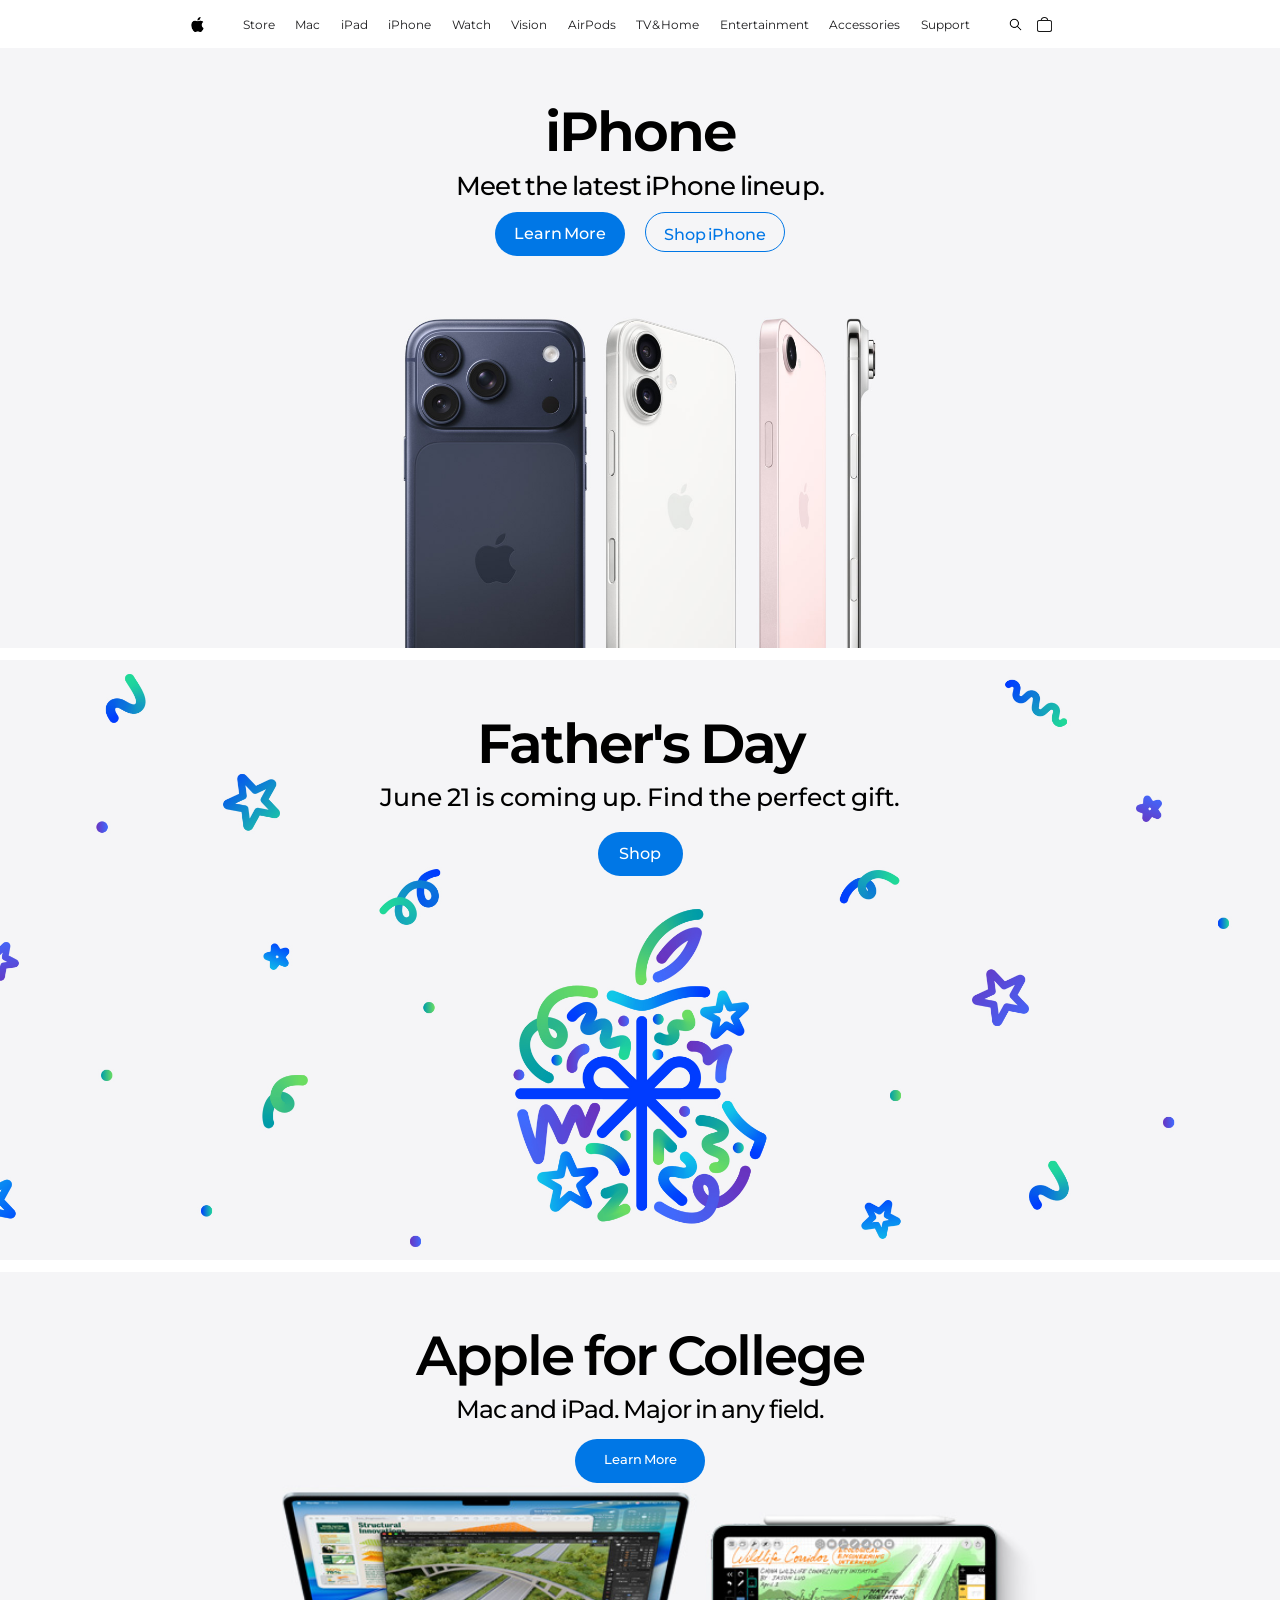
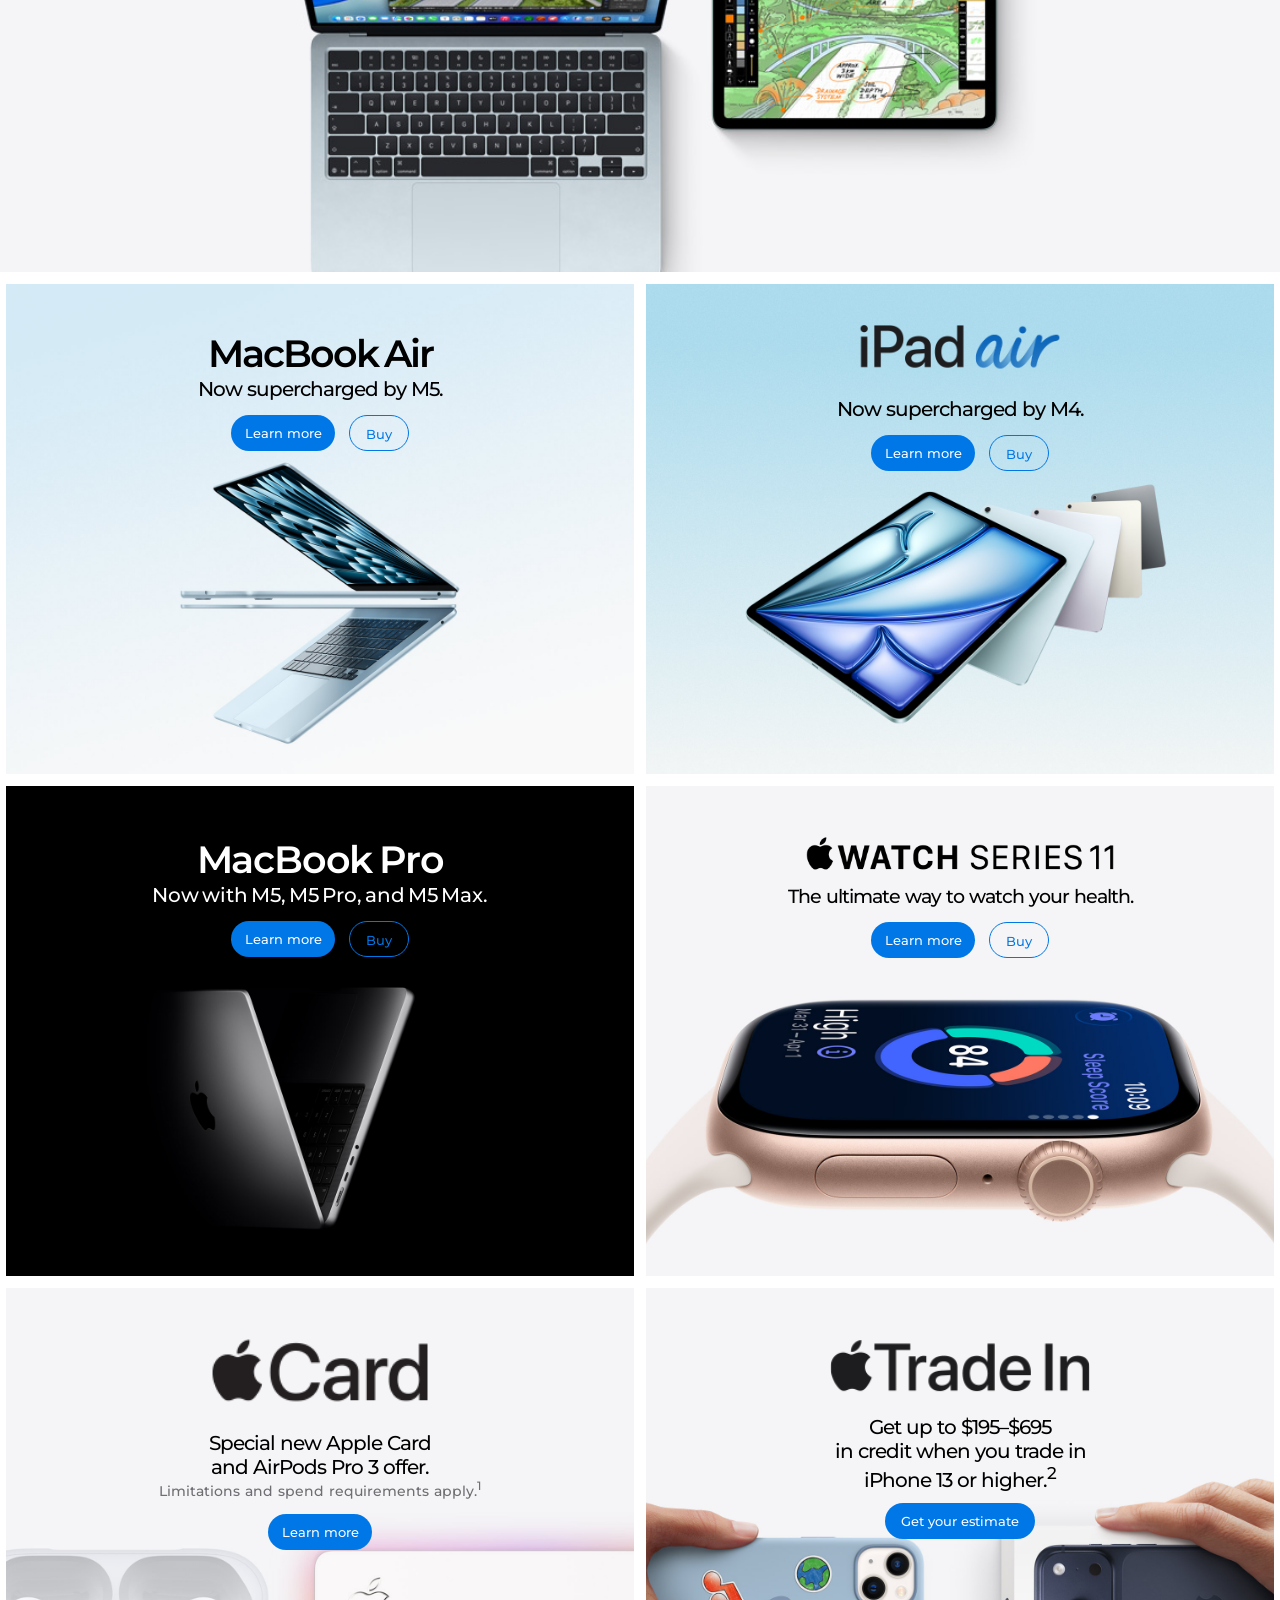
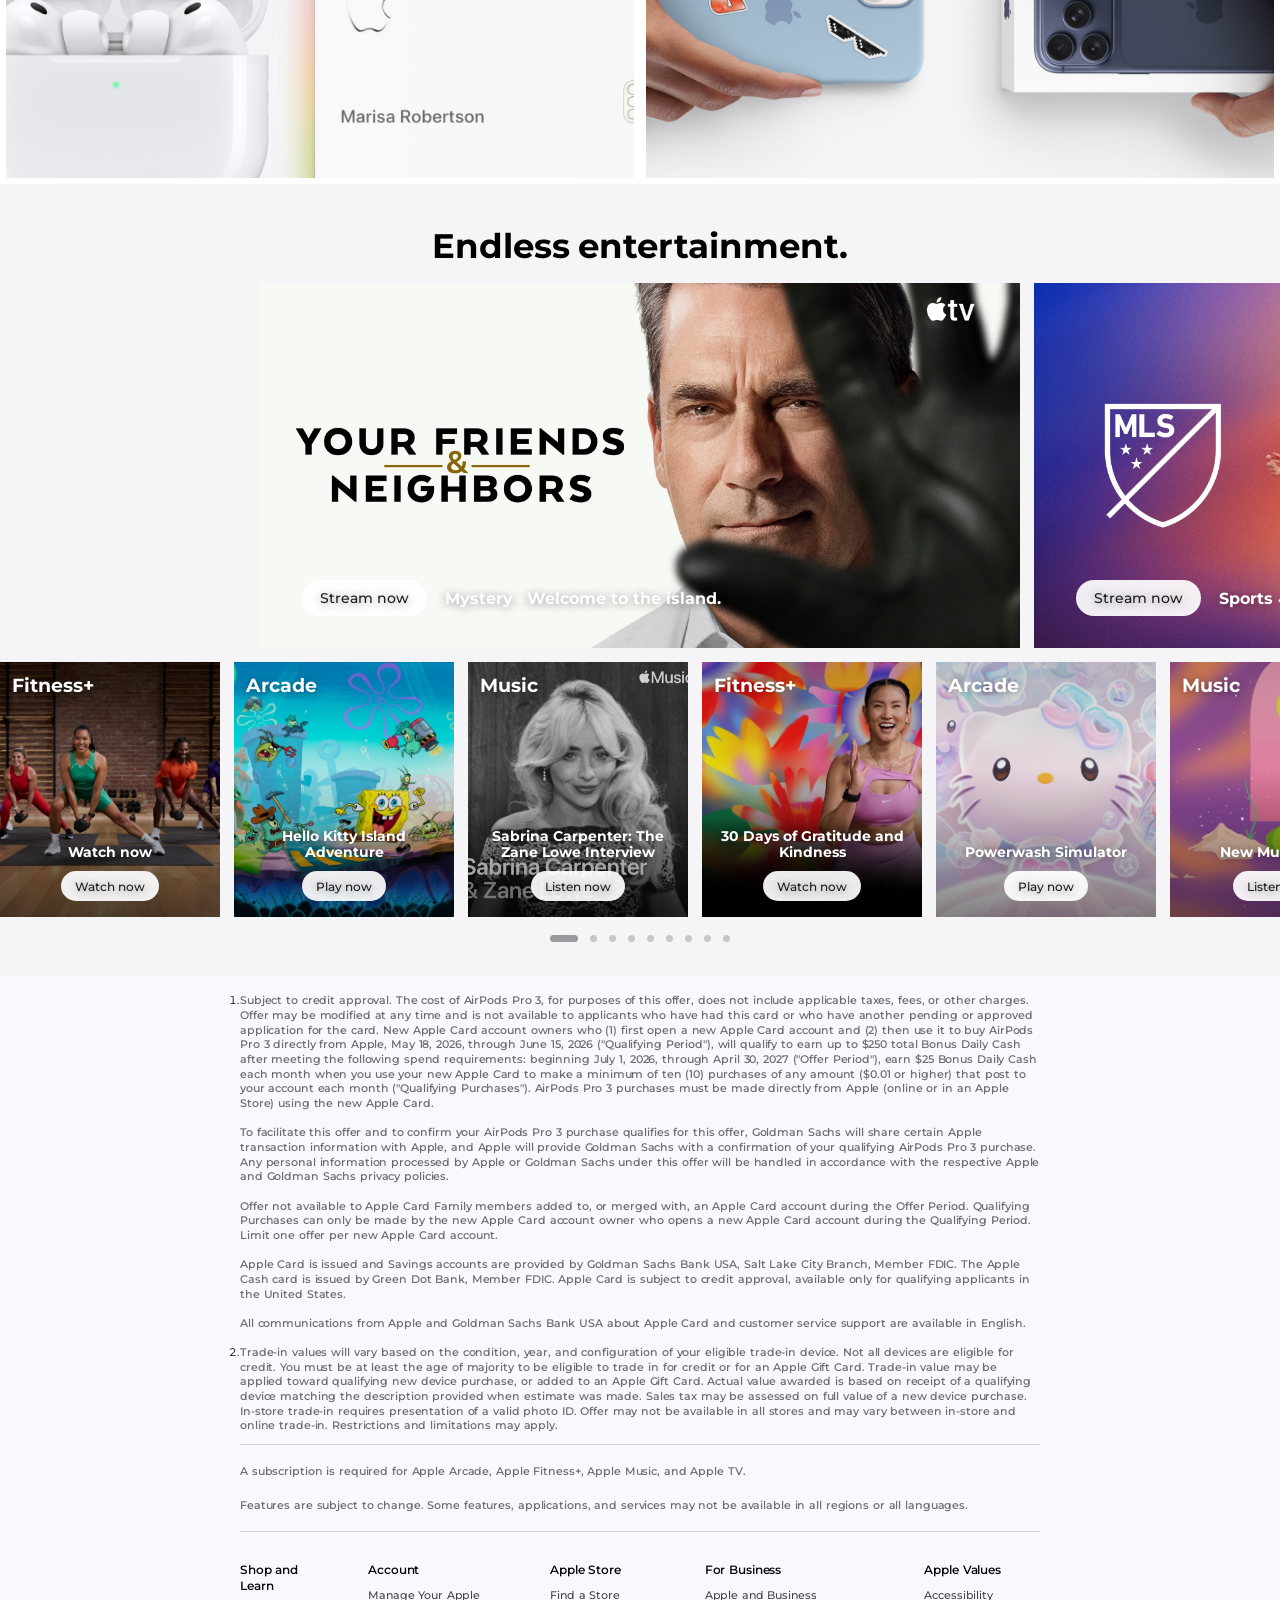
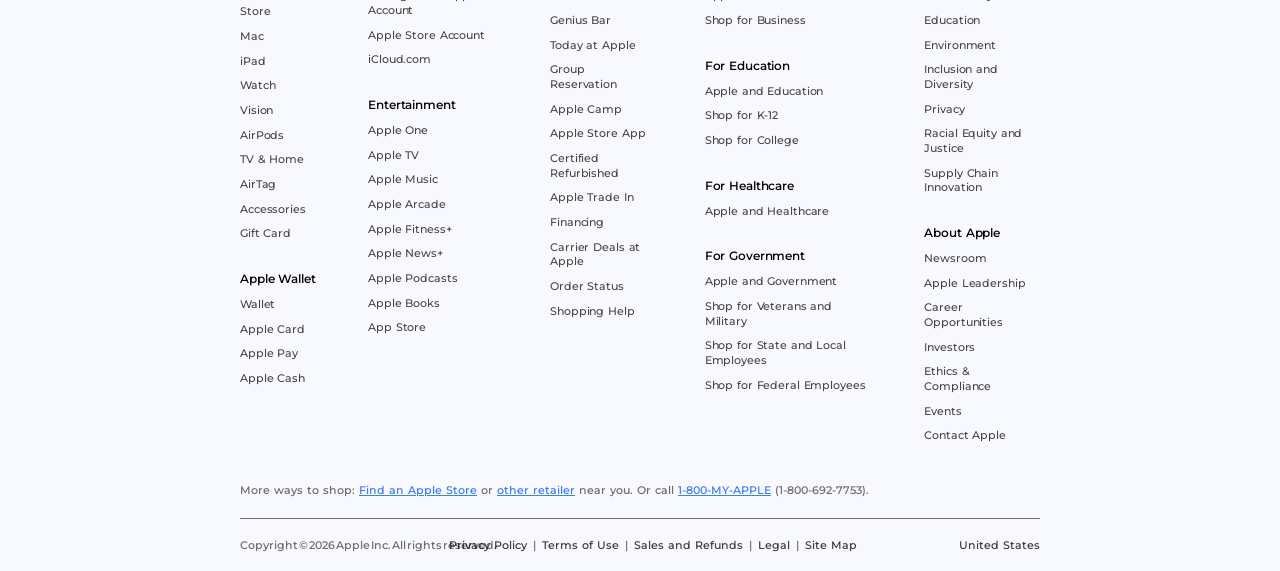
<file: Apple Redesigned/index.html>
<!DOCTYPE html>
<html lang="en">
<head>
    <meta charset="UTF-8">
    <meta name="viewport" content="width=device-width, initial-scale=1.0">
    <title>Apple</title>
    <link rel="stylesheet" href="main.css">
    <link rel="stylesheet" href="https://maxcdn.bootstrapcdn.com/font-awesome/4.6.2/css/font-awesome.min.css">
    <link rel="preconnect" href="https://fonts.googleapis.com">
    <link rel="preconnect" href="https://fonts.gstatic.com" crossorigin>
    <link href="https://fonts.googleapis.com/css2?family=Montserrat:ital,wght@0,100..900;1,100..900&display=swap" rel="stylesheet">
</head>
<body>

    <!-- ===== HEADER ===== -->
    <header class="top-header-bar">
        <a href="#" class="brand-link"><img class="brand-icon" src="Images/images.png" alt="Apple"></a>
        <div class="desktop-nav-links">
            <ul class="primary-nav-list">
                <li>
                    <a href="#">Store</a>
                    <div class="mega-dropdown">
                        <div class="mega-dropdown-inner">
                            <div class="mega-col mega-col-featured">
                                <p>Shop</p>
                                <a href="#">Shop the Latest</a>
                                <a href="#">Mac</a>
                                <a href="#">iPad</a>
                                <a href="#">iPhone</a>
                                <a href="#">Apple Watch</a>
                                <a href="#">Apple Vision Pro</a>
                                <a href="#">AirPods</a>
                                <a href="#">Accessories</a>
                            </div>
                            <div class="mega-col">
                                <p>Quick Links</p>
                                <a href="#">Find a Store</a>
                                <a href="#">Order Status</a>
                                <a href="#">Apple Trade In</a>
                                <a href="#">Financing</a>
                                <a href="#">Personal Setup</a>
                            </div>
                            <div class="mega-col">
                                <p>Shop Special Stores</p>
                                <a href="#">Certified Refurbished</a>
                                <a href="#">Education</a>
                                <a href="#">Business</a>
                                <a href="#">Veterans and Military</a>
                                <a href="#">Government</a>
                            </div>
                        </div>
                    </div>
                </li>
                <li>
                    <a href="#">Mac</a>
                    <div class="mega-dropdown">
                        <div class="mega-dropdown-inner">
                            <div class="mega-col mega-col-featured">
                                <p>Explore Mac</p>
                                <a href="#">Explore All Mac</a>
                                <a href="#">MacBook Neo</a>
                                <a href="#">MacBook Air</a>
                                <a href="#">MacBook Pro</a>
                                <a href="#">iMac</a>
                                <a href="#">Mac mini</a>
                                <a href="#">Mac Studio</a>
                                <a href="#">Displays</a>
                                <div class="under-text">
                                    <a href="#">Compare Mac</a>
                                    <a href="#">Switch from PC to Mac</a>
                                </div>
                            </div>
                            <div class="mega-col">
                                <p>Shop Mac</p>
                                <a href="#">Shop Mac</a>
                                <a href="#">Mac Accessories</a>
                                <a href="#">Apple Trade In</a>
                            </div>
                            <div class="mega-col">
                                <p>More from Mac</p>
                                <a href="#">Mac Support</a>
                                <a href="#">AppleCare+ for Mac</a>
                                <a href="#">macOS</a>
                            </div>
                        </div>
                    </div>
                </li>
                <li>
                    <a href="#">iPad</a>
                    <div class="mega-dropdown">
                        <div class="mega-dropdown-inner">
                            <div class="mega-col mega-col-featured">
                                <p>Explore iPad</p>
                                <a href="#">Explore All iPad</a>
                                <a href="#">iPad Pro</a>
                                <a href="#">iPad Air</a>
                                <a href="#">iPad</a>
                                <a href="#">iPad mini</a>
                                <a href="#">Apple Pencil</a>
                            </div>
                            <div class="mega-col">
                                <p>Shop iPad</p>
                                <a href="#">Shop iPad</a>
                                <a href="#">iPad Accessories</a>
                                <a href="#">Apple Trade In</a>
                            </div>
                            <div class="mega-col">
                                <p>More from iPad</p>
                                <a href="#">iPad Support</a>
                                <a href="#">AppleCare+ for iPad</a>
                                <a href="#">iPadOS</a>
                            </div>
                        </div>
                    </div>
                </li>
                <li>
                    <a href="#">iPhone</a>
                    <div class="mega-dropdown">
                        <div class="mega-dropdown-inner">
                            <div class="mega-col mega-col-featured">
                                <p>Explore iPhone</p>
                                <a href="#">Explore All iPhone</a>
                                <a href="#">iPhone 16 Pro</a>
                                <a href="#">iPhone 16</a>
                                <a href="#">iPhone 16e</a>
                                <a href="#">iPhone 15</a>
                            </div>
                            <div class="mega-col">
                                <p>Shop iPhone</p>
                                <a href="#">Shop iPhone</a>
                                <a href="#">iPhone Accessories</a>
                                <a href="#">Apple Trade In</a>
                            </div>
                            <div class="mega-col">
                                <p>More from iPhone</p>
                                <a href="#">iPhone Support</a>
                                <a href="#">AppleCare+ for iPhone</a>
                                <a href="#">iOS</a>
                            </div>
                        </div>
                    </div>
                </li>
                <li>
                    <a href="#">Watch</a>
                    <div class="mega-dropdown">
                        <div class="mega-dropdown-inner">
                            <div class="mega-col mega-col-featured">
                                <p>Explore Watch</p>
                                <a href="#">Explore All Apple Watch</a>
                                <a href="#">Apple Watch Series</a>
                                <a href="#">Apple Watch Ultra</a>
                                <a href="#">Apple Watch SE</a>
                            </div>
                            <div class="mega-col">
                                <p>Shop Watch</p>
                                <a href="#">Shop Apple Watch</a>
                                <a href="#">Apple Watch Bands</a>
                                <a href="#">Apple Trade In</a>
                            </div>
                            <div class="mega-col">
                                <p>More from Watch</p>
                                <a href="#">Apple Watch Support</a>
                                <a href="#">AppleCare+</a>
                                <a href="#">watchOS</a>
                            </div>
                        </div>
                    </div>
                </li>
                <li>
                    <a href="#">Vision</a>
                    <div class="mega-dropdown">
                        <div class="mega-dropdown-inner">
                            <div class="mega-col mega-col-featured">
                                <p>Explore Vision</p>
                                <a href="#">Explore Apple Vision Pro</a>
                                <a href="#">Guided Tour</a>
                                <a href="#">Tech Specs</a>
                            </div>
                            <div class="mega-col">
                                <p>Shop Vision</p>
                                <a href="#">Shop Apple Vision Pro</a>
                                <a href="#">Book a Demo</a>
                                <a href="#">Accessories</a>
                            </div>
                            <div class="mega-col">
                                <p>More from Vision</p>
                                <a href="#">Vision Support</a>
                                <a href="#">AppleCare+</a>
                                <a href="#">visionOS</a>
                            </div>
                        </div>
                    </div>
                </li>
                <li>
                    <a href="#">AirPods</a>
                    <div class="mega-dropdown">
                        <div class="mega-dropdown-inner">
                            <div class="mega-col mega-col-featured">
                                <p>Explore AirPods</p>
                                <a href="#">Explore All AirPods</a>
                                <a href="#">AirPods Pro</a>
                                <a href="#">AirPods</a>
                                <a href="#">AirPods Max</a>
                            </div>
                            <div class="mega-col">
                                <p>Shop AirPods</p>
                                <a href="#">Shop AirPods</a>
                                <a href="#">AirPods Accessories</a>
                            </div>
                            <div class="mega-col">
                                <p>More from AirPods</p>
                                <a href="#">AirPods Support</a>
                                <a href="#">AppleCare+</a>
                                <a href="#">Apple Music</a>
                            </div>
                        </div>
                    </div>
                </li>
                <li>
                    <a href="#">TV &amp; Home</a>
                    <div class="mega-dropdown">
                        <div class="mega-dropdown-inner">
                            <div class="mega-col mega-col-featured">
                                <p>Explore TV &amp; Home</p>
                                <a href="#">Explore TV &amp; Home</a>
                                <a href="#">Apple TV 4K</a>
                                <a href="#">HomePod</a>
                                <a href="#">HomePod mini</a>
                            </div>
                            <div class="mega-col">
                                <p>Shop TV &amp; Home</p>
                                <a href="#">Shop Apple TV 4K</a>
                                <a href="#">Shop HomePod</a>
                                <a href="#">TV &amp; Home Accessories</a>
                            </div>
                            <div class="mega-col">
                                <p>More from TV &amp; Home</p>
                                <a href="#">Apple TV Support</a>
                                <a href="#">HomePod Support</a>
                                <a href="#">Apple TV app</a>
                            </div>
                        </div>
                    </div>
                </li>
                <li>
                    <a href="#">Entertainment</a>
                    <div class="mega-dropdown">
                        <div class="mega-dropdown-inner">
                            <div class="mega-col mega-col-featured">
                                <p>Explore Entertainment</p>
                                <a href="#">Apple One</a>
                                <a href="#">Apple TV+</a>
                                <a href="#">Apple Music</a>
                                <a href="#">Apple Arcade</a>
                                <a href="#">Apple Fitness+</a>
                            </div>
                            <div class="mega-col">
                                <p>Support</p>
                                <a href="#">Apple TV+ Support</a>
                                <a href="#">Apple Music Support</a>
                                <a href="#">Subscriptions</a>
                            </div>
                        </div>
                    </div>
                </li>
                <li>
                    <a href="#">Accessories</a>
                    <div class="mega-dropdown">
                        <div class="mega-dropdown-inner">
                            <div class="mega-col mega-col-featured">
                                <p>Shop Accessories</p>
                                <a href="#">Shop All Accessories</a>
                                <a href="#">Mac</a>
                                <a href="#">iPad</a>
                                <a href="#">iPhone</a>
                                <a href="#">Apple Watch</a>
                                <a href="#">AirPods</a>
                            </div>
                            <div class="mega-col">
                                <p>Explore Accessories</p>
                                <a href="#">Made by Apple</a>
                                <a href="#">Beats by Dr. Dre</a>
                                <a href="#">AirTag</a>
                            </div>
                        </div>
                    </div>
                </li>
                <li>
                    <a href="#">Support</a>
                    <div class="mega-dropdown">
                        <div class="mega-dropdown-inner">
                            <div class="mega-col mega-col-featured">
                                <p>Explore Support</p>
                                <a href="#">iPhone</a>
                                <a href="#">Mac</a>
                                <a href="#">iPad</a>
                                <a href="#">Watch</a>
                                <a href="#">Apple Vision Pro</a>
                                <a href="#">AirPods</a>
                                <a href="#">Music</a>
                                <a href="#">TV</a>
                            </div>
                            <div class="mega-col">
                                <p>Get Help</p>
                                <a href="#">Community</a>
                                <a href="#">Check Coverage</a>
                                <a href="#">Genius Bar</a>
                                <a href="#">Repair</a>
                            </div>
                            <div class="mega-col">
                                <p>Helpful Topics</p>
                                <a href="#">Get AppleCare</a>
                                <a href="#">Apple Account and Password</a>
                                <a href="#">Billing &amp; Subscriptions</a>
                                <a href="#">Accessibility</a>
                            </div>
                        </div>
                    </div>
                </li>
            </ul>
        </div>
        <!-- Right-corner icon cluster: search, cart, hamburger menu travel together -->
        <div class="header-icon-group">
            <a href="#"><img class="search-icon" src="Images/download (1).png" alt="Search"></a>
            <a href="#"><img class="bag-icon" src="Images/images (1).png" alt="Cart"></a>
            <!-- Mobile hamburger menu (hidden on desktop) -->
            <div class="hamburger-wrapper">
                <details>
                    <summary aria-label="Menu">
                        <div class="hamburger-icon">
                            <span></span>
                            <span></span>
                        </div>
                    </summary>
                    <ul class="mobile-nav-overlay">
                        <li><a href="#">Store</a></li>
                        <li><a href="#">Mac</a></li>
                        <li><a href="#">iPad</a></li>
                        <li><a href="#">iPhone</a></li>
                        <li><a href="#">Watch</a></li>
                        <li><a href="#">Vision</a></li>
                        <li><a href="#">AirPods</a></li>
                        <li><a href="#">TV &amp; Home</a></li>
                        <li><a href="#">Entertainment</a></li>
                        <li><a href="#">Accessories</a></li>
                        <li><a href="#">Support</a></li>
                    </ul>
                </details>
            </div>
        </div>
        <div>
            
        </div>
    </header>

    <!-- ===== SECTION 1: iPhone Hero ===== -->
    <section class="hero-iphone">
        <p class="headline-primary">iPhone</p>
        <p class="headline-sub">Meet the latest iPhone lineup.</p>
        <div class="hero-iphone-cta-wrap">
            <ul class="hero-iphone-btns">
                <li class="btn-primary-blue"><a class="btn-label-white" href="#">Learn More</a></li>
                <li class="btn-outline-blue"><a class="btn-label-blue" href="#">Shop iPhone</a></li>
            </ul>
        </div>
    </section>

    <!-- ===== SECTION 2: Father's Day ===== -->
    <section class="hero-fathers-day">
        <p class="fathersday-headline">Father's Day</p>
        <p class="fathersday-subline">June 21 is coming up. Find the perfect gift.</p>
        <div class="fathersday-cta-wrap">
            <div class="fathersday-cta-btn">
                <a href="#" class="fathersday-btn-label">Shop</a>
            </div>
        </div>
    </section>

    <!-- ===== SECTION 3: Apple for College ===== -->
    <section class="hero-college">
        <p class="college-headline">Apple for College</p>
        <p class="college-subline">Mac and iPad. Major in any field.</p>
        <div class="college-cta-wrap">
            <div class="college-cta-btn">
                <a href="#" class="college-btn-label">Learn More</a>
            </div>
        </div>
    </section>

    <!-- ===== SECTION 4: MacBook Air + iPad Air (side by side on desktop) ===== -->
    <section class="panel-grid-a">
        <div class="panel-left-a">
            <p class="mac-air-title">MacBook Air</p>
            <p class="mac-air-subtitle">Now supercharged by M5.</p>
            <div class="mac-air-cta-wrap">
                <ul>
                    <li class="btn-blue-sm"><a class="label-white-sm" href="#">Learn more</a></li>
                    <li class="btn-buy-sm"><a class="label-blue-sm" href="#">Buy</a></li>
                </ul>
            </div>
        </div>
        <div class="panel-right-a">
            <img class="ipad-product-logo" src="Images/promo_logo_ipad_air__dqdj4ni03quu_medium_2x.png" alt="iPad Air">
            <p class="mac-air-subtitle">Now supercharged by M4.</p>
            <div class="ipad-air-cta-wrap">
                <ul>
                    <li class="btn-blue-sm"><a class="label-white-sm" href="#">Learn more</a></li>
                    <li class="btn-buy-sm"><a class="label-blue-sm" href="#">Buy</a></li>
                </ul>
            </div>
        </div>
    </section>

    <!-- ===== SECTION 5: MacBook Pro + Apple Watch (side by side on desktop) ===== -->
    <section class="panel-grid-b">
        <div class="panel-left-b">
            <p class="macpro-title">MacBook Pro</p>
            <p class="macpro-subtitle">Now with M5, M5 Pro, and M5 Max.</p>
            <div class="macpro-cta-wrap">
                <ul>
                    <li class="btn-blue-macpro"><a class="label-white-sm-b" href="#">Learn more</a></li>
                    <li class="btn-buy-sm"><a class="label-blue-sm-b" href="#">Buy</a></li>
                </ul>
            </div>
        </div>
        <div class="panel-right-b">
            <div class="watch-image">
                <img class="watch-product-logo" src="Images/promo_logo_apple_watch_series_11__5r9c4l119tuy_medium_2x.png" alt="Apple Watch Series 11">
            </div>
            <p class="watch-tagline">The ultimate way to watch your health.</p>
            <div class="watch-cta-wrap">
                <ul>
                    <li class="btn-blue-watch"><a class="label-white-sm-bw" href="#">Learn more</a></li>
                    <li class="btn-buy-sm"><a class="label-blue-sm-bw" href="#">Buy</a></li>
                </ul>
            </div>
        </div>
    </section>

    <!-- ===== SECTION 6: Apple Card + Trade In (side by side on desktop) ===== -->
    <section class="panel-grid-c">
        <div class="panel-left-c">
            <div class="card-image">
                <img class="card-product-logo" src="Images/promo_logo_apple_card__28vxrcexz0ia_medium_2x.png" alt="Apple Card">
            </div>
            <p class="offer-line-a">Special new Apple Card</p>
            <p class="offer-line-b">and AirPods Pro 3 offer.</p>
            <p class="offer-disclaimer">Limitations and spend requirements apply.<sup>1</sup></p>
            <div class="btn-blue-card">
                <a href="#" class="card-btn-label">Learn more</a>
            </div>
        </div>
        <div class="panel-right-c">
            <img class="tradein-product-logo" src="Images/promo_logo_iphone_tradein__bb7assu7ubo2_medium_2x.png" alt="iPhone Trade In">
            <p class="tradein-line-a">Get up to $195–$695</p>
            <p class="tradein-line-b">in credit when you trade in</p>
            <p class="tradein-line-c">iPhone 13 or higher.<sup>2</sup></p>
            <div class="tradein-cta-btn">
                <a class="tradein-btn-label" href="#">Get your estimate</a>
            </div>
        </div>
    </section>

    <!-- ===== ENTERTAINMENT ===== -->
    <section class="media-showcase">
        <h2>Endless entertainment.</h2>
        <div class="media-features-row">
            <article class="media-feature-item">
                <img src="Images/2500x1336sr.jpg" alt="Apple TV feature">
                <div class="media-feature-overlay">
                    <a href="#">Stream now</a>
                    <p>Mystery <span>&bull;</span> Welcome to the island.</p>
                </div>
            </article>
            <article class="media-feature-item">
                <img src="Images/2500x1336sr (1).jpg" alt="Apple TV feature">
                <div class="media-feature-overlay">
                    <a href="#">Stream now</a>
                    <p>Sports <span>&bull;</span> Live now.</p>
                </div>
            </article>
            <article class="media-feature-item">
                <img src="Images/2500x1336sr (2).jpg" alt="Apple TV feature">
                <div class="media-feature-overlay">
                    <a href="#">Stream now</a>
                    <p>Drama <span>&bull;</span> New season.</p>
                </div>
            </article>
            <article class="media-feature-item">
                <img src="Images/2500x1336sr (3).jpg" alt="Apple TV feature">
                <div class="media-feature-overlay">
                    <a href="#">Stream now</a>
                    <p>Comedy <span>&bull;</span> Stream the series.</p>
                </div>
            </article>
            <article class="media-feature-item">
                <img src="Images/2500x1336sr (4).jpg" alt="Apple TV feature">
                <div class="media-feature-overlay">
                    <a href="#">Stream now</a>
                    <p>Thriller <span>&bull;</span> New episodes.</p>
                </div>
            </article>
            <article class="media-feature-item">
                <img src="Images/2500x1336sr (5).jpg" alt="Apple TV feature">
                <div class="media-feature-overlay">
                    <a href="#">Stream now</a>
                    <p>Adventure <span>&bull;</span> Start watching.</p>
                </div>
            </article>
            <article class="media-feature-item">
                <img src="Images/2500x1336sr (6).jpg" alt="Apple TV feature">
                <div class="media-feature-overlay">
                    <a href="#">Stream now</a>
                    <p>Documentary <span>&bull;</span> Original series.</p>
                </div>
            </article>
            <article class="media-feature-item">
                <img src="Images/2500x1336sr (7).jpg" alt="Apple TV feature">
                <div class="media-feature-overlay">
                    <a href="#">Stream now</a>
                    <p>Crime <span>&bull;</span> Watch the premiere.</p>
                </div>
            </article>
            <article class="media-feature-item">
                <img src="Images/2500x1336sr (8).jpg" alt="Apple TV feature">
                <div class="media-feature-overlay">
                    <a href="#">Stream now</a>
                    <p>Family <span>&bull;</span> A new favorite.</p>
                </div>
            </article>
            <article class="media-feature-item" aria-hidden="true">
                <img src="Images/2500x1336sr.jpg" alt="">
                <div class="media-feature-overlay">
                    <a href="#">Stream now</a>
                    <p>Mystery <span>&bull;</span> Welcome to the island.</p>
                </div>
            </article>
            <article class="media-feature-item" aria-hidden="true">
                <img src="Images/2500x1336sr (1).jpg" alt="">
                <div class="media-feature-overlay">
                    <a href="#">Stream now</a>
                    <p>Sports <span>&bull;</span> Live now.</p>
                </div>
            </article>
            <article class="media-feature-item" aria-hidden="true">
                <img src="Images/2500x1336sr (2).jpg" alt="">
                <div class="media-feature-overlay">
                    <a href="#">Stream now</a>
                    <p>Drama <span>&bull;</span> New season.</p>
                </div>
            </article>
            <article class="media-feature-item" aria-hidden="true">
                <img src="Images/2500x1336sr (3).jpg" alt="">
                <div class="media-feature-overlay">
                    <a href="#">Stream now</a>
                    <p>Comedy <span>&bull;</span> Stream the series.</p>
                </div>
            </article>
            <article class="media-feature-item" aria-hidden="true">
                <img src="Images/2500x1336sr (4).jpg" alt="">
                <div class="media-feature-overlay">
                    <a href="#">Stream now</a>
                    <p>Thriller <span>&bull;</span> New episodes.</p>
                </div>
            </article>
            <article class="media-feature-item" aria-hidden="true">
                <img src="Images/2500x1336sr (5).jpg" alt="">
                <div class="media-feature-overlay">
                    <a href="#">Stream now</a>
                    <p>Adventure <span>&bull;</span> Start watching.</p>
                </div>
            </article>
            <article class="media-feature-item" aria-hidden="true">
                <img src="Images/2500x1336sr (6).jpg" alt="">
                <div class="media-feature-overlay">
                    <a href="#">Stream now</a>
                    <p>Documentary <span>&bull;</span> Original series.</p>
                </div>
            </article>
            <article class="media-feature-item" aria-hidden="true">
                <img src="Images/2500x1336sr (7).jpg" alt="">
                <div class="media-feature-overlay">
                    <a href="#">Stream now</a>
                    <p>Crime <span>&bull;</span> Watch the premiere.</p>
                </div>
            </article>
            <article class="media-feature-item" aria-hidden="true">
                <img src="Images/2500x1336sr (8).jpg" alt="">
                <div class="media-feature-overlay">
                    <a href="#">Stream now</a>
                    <p>Family <span>&bull;</span> A new favorite.</p>
                </div>
            </article>
        </div>
        <div class="media-cards-row">
            <article class="media-card-item">
                <img src="Images/940x528.jpg" alt="Apple Fitness Plus">
                <div class="media-card-overlay">
                    <p>Fitness+</p>
                    <h3>Watch now</h3>
                    <a href="#">Watch now</a>
                </div>
            </article>
            <article class="media-card-item">
                <img src="Images/940x528 (1).jpg" alt="Apple Arcade">
                <div class="media-card-overlay">
                    <p>Arcade</p>
                    <h3>Hello Kitty Island Adventure</h3>
                    <a href="#">Play now</a>
                </div>
            </article>
            <article class="media-card-item">
                <img src="Images/452x452sr.jpg" alt="Apple Music">
                <div class="media-card-overlay">
                    <p>Music</p>
                    <h3>Sabrina Carpenter: The Zane Lowe Interview</h3>
                    <a href="#">Listen now</a>
                </div>
            </article>
            <article class="media-card-item">
                <img src="Images/940x528 (2).jpg" alt="Apple Fitness Plus">
                <div class="media-card-overlay">
                    <p>Fitness+</p>
                    <h3>30 Days of Gratitude and Kindness</h3>
                    <a href="#">Watch now</a>
                </div>
            </article>
            <article class="media-card-item">
                <img src="Images/940x528 (3).jpg" alt="Apple Arcade">
                <div class="media-card-overlay">
                    <p>Arcade</p>
                    <h3>Powerwash Simulator</h3>
                    <a href="#">Play now</a>
                </div>
            </article>
            <article class="media-card-item">
                <img src="Images/940x528 (4).jpg" alt="Apple Music">
                <div class="media-card-overlay">
                    <p>Music</p>
                    <h3>New Music Daily</h3>
                    <a href="#">Listen now</a>
                </div>
            </article>
            <article class="media-card-item">
                <img src="Images/940x528 (5).jpg" alt="Apple TV">
                <div class="media-card-overlay">
                    <p>tv+</p>
                    <h3>Original stories every week</h3>
                    <a href="#">Stream now</a>
                </div>
            </article>
            <article class="media-card-item">
                <img src="Images/452x452SC.DN01.jpg" alt="Apple Arcade">
                <div class="media-card-overlay">
                    <p>Arcade</p>
                    <h3>Play fresh favorites</h3>
                    <a href="#">Play now</a>
                </div>
            </article>
            <article class="media-card-item">
                <img src="Images/452x452SC.DN01 (1).jpg" alt="Apple Music">
                <div class="media-card-overlay">
                    <p>Music</p>
                    <h3>Albums worth replaying</h3>
                    <a href="#">Listen now</a>
                </div>
            </article>
            <article class="media-card-item" aria-hidden="true">
                <img src="Images/940x528.jpg" alt="">
                <div class="media-card-overlay">
                    <p>Fitness+</p>
                    <h3>Watch now</h3>
                    <a href="#">Watch now</a>
                </div>
            </article>
            <article class="media-card-item" aria-hidden="true">
                <img src="Images/940x528 (1).jpg" alt="">
                <div class="media-card-overlay">
                    <p>Arcade</p>
                    <h3>Hello Kitty Island Adventure</h3>
                    <a href="#">Play now</a>
                </div>
            </article>
            <article class="media-card-item" aria-hidden="true">
                <img src="Images/452x452sr.jpg" alt="">
                <div class="media-card-overlay">
                    <p>Music</p>
                    <h3>Sabrina Carpenter: The Zane Lowe Interview</h3>
                    <a href="#">Listen now</a>
                </div>
            </article>
            <article class="media-card-item" aria-hidden="true">
                <img src="Images/940x528 (2).jpg" alt="">
                <div class="media-card-overlay">
                    <p>Fitness+</p>
                    <h3>30 Days of Gratitude and Kindness</h3>
                    <a href="#">Watch now</a>
                </div>
            </article>
            <article class="media-card-item" aria-hidden="true">
                <img src="Images/940x528 (3).jpg" alt="">
                <div class="media-card-overlay">
                    <p>Arcade</p>
                    <h3>Powerwash Simulator</h3>
                    <a href="#">Play now</a>
                </div>
            </article>
            <article class="media-card-item" aria-hidden="true">
                <img src="Images/940x528 (4).jpg" alt="">
                <div class="media-card-overlay">
                    <p>Music</p>
                    <h3>New Music Daily</h3>
                    <a href="#">Listen now</a>
                </div>
            </article>
            <article class="media-card-item" aria-hidden="true">
                <img src="Images/940x528 (5).jpg" alt="">
                <div class="media-card-overlay">
                    <p>tv+</p>
                    <h3>Original stories every week</h3>
                    <a href="#">Stream now</a>
                </div>
            </article>
            <article class="media-card-item" aria-hidden="true">
                <img src="Images/452x452SC.DN01.jpg" alt="">
                <div class="media-card-overlay">
                    <p>Arcade</p>
                    <h3>Play fresh favorites</h3>
                    <a href="#">Play now</a>
                </div>
            </article>
            <article class="media-card-item" aria-hidden="true">
                <img src="Images/452x452SC.DN01 (1).jpg" alt="">
                <div class="media-card-overlay">
                    <p>Music</p>
                    <h3>Albums worth replaying</h3>
                    <a href="#">Listen now</a>
                </div>
            </article>
        </div>
        <div class="media-nav-dots" aria-hidden="true">
            <span class="active"></span>
            <span></span>
            <span></span>
            <span></span>
            <span></span>
            <span></span>
            <span></span>
            <span></span>
            <span></span>
        </div>
    </section>

    <!-- ===== FOOTER ===== -->
    <footer class="site-footer">
        <div class="footer-legal-block">
            <ol class="footer-legal-list">
                <li>
                    <p class="footer-fine-print">Subject to credit approval. The cost of AirPods Pro 3, for purposes of this offer, does not include applicable taxes, fees, or other charges. Offer may be modified at any time and is not available to applicants who have had this card or who have another pending or approved application for the card. New Apple Card account owners who (1) first open a new Apple Card account and (2) then use it to buy AirPods Pro 3 directly from Apple, May 18, 2026, through June 15, 2026 ("Qualifying Period"), will qualify to earn up to $250 total Bonus Daily Cash after meeting the following spend requirements: beginning July 1, 2026, through April 30, 2027 ("Offer Period"), earn $25 Bonus Daily Cash each month when you use your new Apple Card to make a minimum of ten (10) purchases of any amount ($0.01 or higher) that post to your account each month ("Qualifying Purchases"). AirPods Pro 3 purchases must be made directly from Apple (online or in an Apple Store) using the new Apple Card.</p>
                    <br>
                    <p class="footer-fine-print">To facilitate this offer and to confirm your AirPods Pro 3 purchase qualifies for this offer, Goldman Sachs will share certain Apple transaction information with Apple, and Apple will provide Goldman Sachs with a confirmation of your qualifying AirPods Pro 3 purchase. Any personal information processed by Apple or Goldman Sachs under this offer will be handled in accordance with the respective Apple and Goldman Sachs privacy policies.</p>
                    <br>
                    <p class="footer-fine-print">Offer not available to Apple Card Family members added to, or merged with, an Apple Card account during the Offer Period. Qualifying Purchases can only be made by the new Apple Card account owner who opens a new Apple Card account during the Qualifying Period. Limit one offer per new Apple Card account.</p>
                    <br>
                    <p class="footer-fine-print">Apple Card is issued and Savings accounts are provided by Goldman Sachs Bank USA, Salt Lake City Branch, Member FDIC. The Apple Cash card is issued by Green Dot Bank, Member FDIC. Apple Card is subject to credit approval, available only for qualifying applicants in the United States.</p>
                    <br>
                    <p class="footer-fine-print">All communications from Apple and Goldman Sachs Bank USA about Apple Card and customer service support are available in English.</p>
                    <br>
                </li>
                <li>
                    <p class="footer-fine-print">Trade‑in values will vary based on the condition, year, and configuration of your eligible trade‑in device. Not all devices are eligible for credit. You must be at least the age of majority to be eligible to trade in for credit or for an Apple Gift Card. Trade‑in value may be applied toward qualifying new device purchase, or added to an Apple Gift Card. Actual value awarded is based on receipt of a qualifying device matching the description provided when estimate was made. Sales tax may be assessed on full value of a new device purchase. In‑store trade‑in requires presentation of a valid photo ID. Offer may not be available in all stores and may vary between in‑store and online trade‑in. Restrictions and limitations may apply.</p>
                </li>
            </ol>
        </div>
        <br>
        <div class="footer-meta-block">
            <p class="footer-fine-print-alt">A subscription is required for Apple Arcade, Apple Fitness+, Apple Music, and Apple TV.</p>
            <br>
            <p class="footer-fine-print-alt">Features are subject to change. Some features, applications, and services may not be available in all regions or all languages.</p>
            <br>
        </div>

        <!-- Desktop footer links (visible on desktop, hidden on mobile) -->
        <div class="footer-nav-columns">
            <ul class="links-col-1">
                <li>Shop and Learn
                    <ul>
                        <li><a href="#">Store</a></li>
                        <li><a href="#">Mac</a></li>
                        <li><a href="#">iPad</a></li>
                        <li><a href="#">Watch</a></li>
                        <li><a href="#">Vision</a></li>
                        <li><a href="#">AirPods</a></li>
                        <li><a href="#">TV &amp; Home</a></li>
                        <li><a href="#">AirTag</a></li>
                        <li><a href="#">Accessories</a></li>
                        <li><a href="#">Gift Card</a></li>
                    </ul>
                </li>
                <li class="footer-col-1-lower">Apple Wallet
                    <ul>
                        <li><a href="#">Wallet</a></li>
                        <li><a href="#">Apple Card</a></li>
                        <li><a href="#">Apple Pay</a></li>
                        <li><a href="#">Apple Cash</a></li>
                    </ul>
                </li>
            </ul>
            <ul class="links-col-2">
                <li>Account
                    <ul>
                        <li><a href="#">Manage Your Apple Account</a></li>
                        <li><a href="#">Apple Store Account</a></li>
                        <li><a href="#">iCloud.com</a></li>
                    </ul>
                </li>
                <li class="footer-col-2-lower">Entertainment
                    <ul>
                        <li><a href="#">Apple One</a></li>
                        <li><a href="#">Apple TV</a></li>
                        <li><a href="#">Apple Music</a></li>
                        <li><a href="#">Apple Arcade</a></li>
                        <li><a href="#">Apple Fitness+</a></li>
                        <li><a href="#">Apple News+</a></li>
                        <li><a href="#">Apple Podcasts</a></li>
                        <li><a href="#">Apple Books</a></li>
                        <li><a href="#">App Store</a></li>
                    </ul>
                </li>
            </ul>
            <ul class="links-col-3">
                <li>Apple Store
                    <ul>
                        <li><a href="#">Find a Store</a></li>
                        <li><a href="#">Genius Bar</a></li>
                        <li><a href="#">Today at Apple</a></li>
                        <li><a href="#">Group Reservation</a></li>
                        <li><a href="#">Apple Camp</a></li>
                        <li><a href="#">Apple Store App</a></li>
                        <li><a href="#">Certified Refurbished</a></li>
                        <li><a href="#">Apple Trade In</a></li>
                        <li><a href="#">Financing</a></li>
                        <li><a href="#">Carrier Deals at Apple</a></li>
                        <li><a href="#">Order Status</a></li>
                        <li><a href="#">Shopping Help</a></li>
                    </ul>
                </li>
            </ul>
            <ul class="links-col-4">
                <li>For Business
                    <ul>
                        <li><a href="#">Apple and Business</a></li>
                        <li><a href="#">Shop for Business</a></li>
                    </ul>
                </li>
                <li class="footer-col-4-lower">For Education
                    <ul>
                        <li><a href="#">Apple and Education</a></li>
                        <li><a href="#">Shop for K-12</a></li>
                        <li><a href="#">Shop for College</a></li>
                    </ul>
                </li>
                <li class="footer-col-4-lower">For Healthcare
                    <ul><li><a href="#">Apple and Healthcare</a></li></ul>
                </li>
                <li class="footer-col-4-lower">For Government
                    <ul>
                        <li><a href="#">Apple and Government</a></li>
                        <li><a href="#">Shop for Veterans and Military</a></li>
                        <li><a href="#">Shop for State and Local Employees</a></li>
                        <li><a href="#">Shop for Federal Employees</a></li>
                    </ul>
                </li>
            </ul>
            <ul class="links-col-5">
                <li>Apple Values
                    <ul>
                        <li><a href="#">Accessibility</a></li>
                        <li><a href="#">Education</a></li>
                        <li><a href="#">Environment</a></li>
                        <li><a href="#">Inclusion and Diversity</a></li>
                        <li><a href="#">Privacy</a></li>
                        <li><a href="#">Racial Equity and Justice</a></li>
                        <li><a href="#">Supply Chain Innovation</a></li>
                    </ul>
                </li>
                <li class="footer-col-5-lower">About Apple
                    <ul>
                        <li><a href="#">Newsroom</a></li>
                        <li><a href="#">Apple Leadership</a></li>
                        <li><a href="#">Career Opportunities</a></li>
                        <li><a href="#">Investors</a></li>
                        <li><a href="#">Ethics &amp; Compliance</a></li>
                        <li><a href="#">Events</a></li>
                        <li><a href="#">Contact Apple</a></li>
                    </ul>
                </li>
            </ul>
        </div>

        <!-- Mobile accordion footer links (visible on mobile, hidden on desktop) -->
        <div class="footer-accordion">
            <details><summary>Shop and Learn</summary>
                <ul>
                    <li><a href="#">Store</a></li><li><a href="#">Mac</a></li>
                    <li><a href="#">iPad</a></li><li><a href="#">Watch</a></li>
                    <li><a href="#">Vision</a></li><li><a href="#">AirPods</a></li>
                    <li><a href="#">TV &amp; Home</a></li><li><a href="#">AirTag</a></li>
                    <li><a href="#">Accessories</a></li><li><a href="#">Gift Card</a></li>
                </ul>
            </details>
            <details><summary>Apple Wallet</summary>
                <ul>
                    <li><a href="#">Wallet</a></li><li><a href="#">Apple Card</a></li>
                    <li><a href="#">Apple Pay</a></li><li><a href="#">Apple Cash</a></li>
                </ul>
            </details>
            <details><summary>Account</summary>
                <ul>
                    <li><a href="#">Manage Your Apple Account</a></li>
                    <li><a href="#">Apple Store Account</a></li>
                    <li><a href="#">iCloud.com</a></li>
                </ul>
            </details>
            <details><summary>Entertainment</summary>
                <ul>
                    <li><a href="#">Apple One</a></li><li><a href="#">Apple TV</a></li>
                    <li><a href="#">Apple Music</a></li><li><a href="#">Apple Arcade</a></li>
                    <li><a href="#">Apple Fitness+</a></li><li><a href="#">Apple News+</a></li>
                    <li><a href="#">Apple Podcasts</a></li><li><a href="#">Apple Books</a></li>
                    <li><a href="#">App Store</a></li>
                </ul>
            </details>
            <details><summary>Apple Store</summary>
                <ul>
                    <li><a href="#">Find a Store</a></li><li><a href="#">Genius Bar</a></li>
                    <li><a href="#">Today at Apple</a></li><li><a href="#">Group Reservation</a></li>
                    <li><a href="#">Apple Camp</a></li><li><a href="#">Apple Store App</a></li>
                    <li><a href="#">Certified Refurbished</a></li><li><a href="#">Apple Trade In</a></li>
                    <li><a href="#">Financing</a></li><li><a href="#">Order Status</a></li>
                    <li><a href="#">Shopping Help</a></li>
                </ul>
            </details>
            <details><summary>For Business</summary>
                <ul>
                    <li><a href="#">Apple and Business</a></li>
                    <li><a href="#">Shop for Business</a></li>
                </ul>
            </details>
            <details><summary>For Education</summary>
                <ul>
                    <li><a href="#">Apple and Educattion</a></li>
                    <li><a href="#">Shop for K-12</a></li>
                    <li><a href="#">Shop for College</a></li>
                </ul>
            </details>
            <details><summary>For Healthcare</summary>
                <ul>
                    <li><a href="#">Apple and Healthcare</a></li>
                </ul>
            </details>
            <details><summary>For Government</summary>
                <ul>
                    <li><a href="#">Apple and Government</a></li>
                    <li><a href="#">Shop for Veterans and Military</a></li>
                    <li><a href="#">Shop for State and Local Employees</a></li>
                    <li><a href="#">Shop for Federal Employees</a></li>
                </ul>
            </details>
            <details><summary>Apple Values</summary>
                <ul>
                    <li><a href="#">Accessibility</a></li>
                    <li><a href="#">Education</a></li><li><a href="#">Environment</a></li>
                    <li><a href="#">Inclusion and Diversity</a></li><li><a href="#">Privacy</a></li>
                    <li><a href="#">Racial Equity and Justice</a></li><li><a href="#">Supply Chain Innovation</a></li>
                </ul>
            </details>
             <details><summary>About Apple</summary>
                <ul>
                    <li><a href="#">Newsroom</a></li>
                    <li><a href="#">Apple Leadership</a></li><li><a href="#">Career Opportunities</a></li>
                    <li><a href="#">Investors</a></li><li><a href="#">Ethics &amp; Compliance</a></li>
                    <li><a href="#">Events</a></li><li><a href="#">Contact Apple</a></li>
                </ul>
            </details>

        </div>

        <div class="footer-bottom-section">
            <p class="footer-store-finder-text">More ways to shop: <a href="#">Find an Apple Store</a> or <a href="#">other retailer</a> near you. Or call <a href="#">1-800-MY-APPLE</a> (1-800-692-7753).</p>
        </div>
        <br>
        <div class="footer-credits-wrap">
            <div class="copyright">Copyright &copy; 2026 Apple Inc. All rights reserved.</div>
            <div class="footer-link-terms">
                <ul class="footer-legal-links-row">
                    <li><a href="#">Privacy Policy</a></li>|
                    <li><a href="#">Terms of Use</a></li>|
                    <li><a href="#">Sales and Refunds</a></li>|
                    <li><a href="#">Legal</a></li>|
                    <li><a href="#">Site Map</a></li>
                </ul>
            </div>
            <div class="footer-country-link"><a href="#">United States</a></div>
        </div>
        <br>
    </footer>

</body>
</html>
</file>
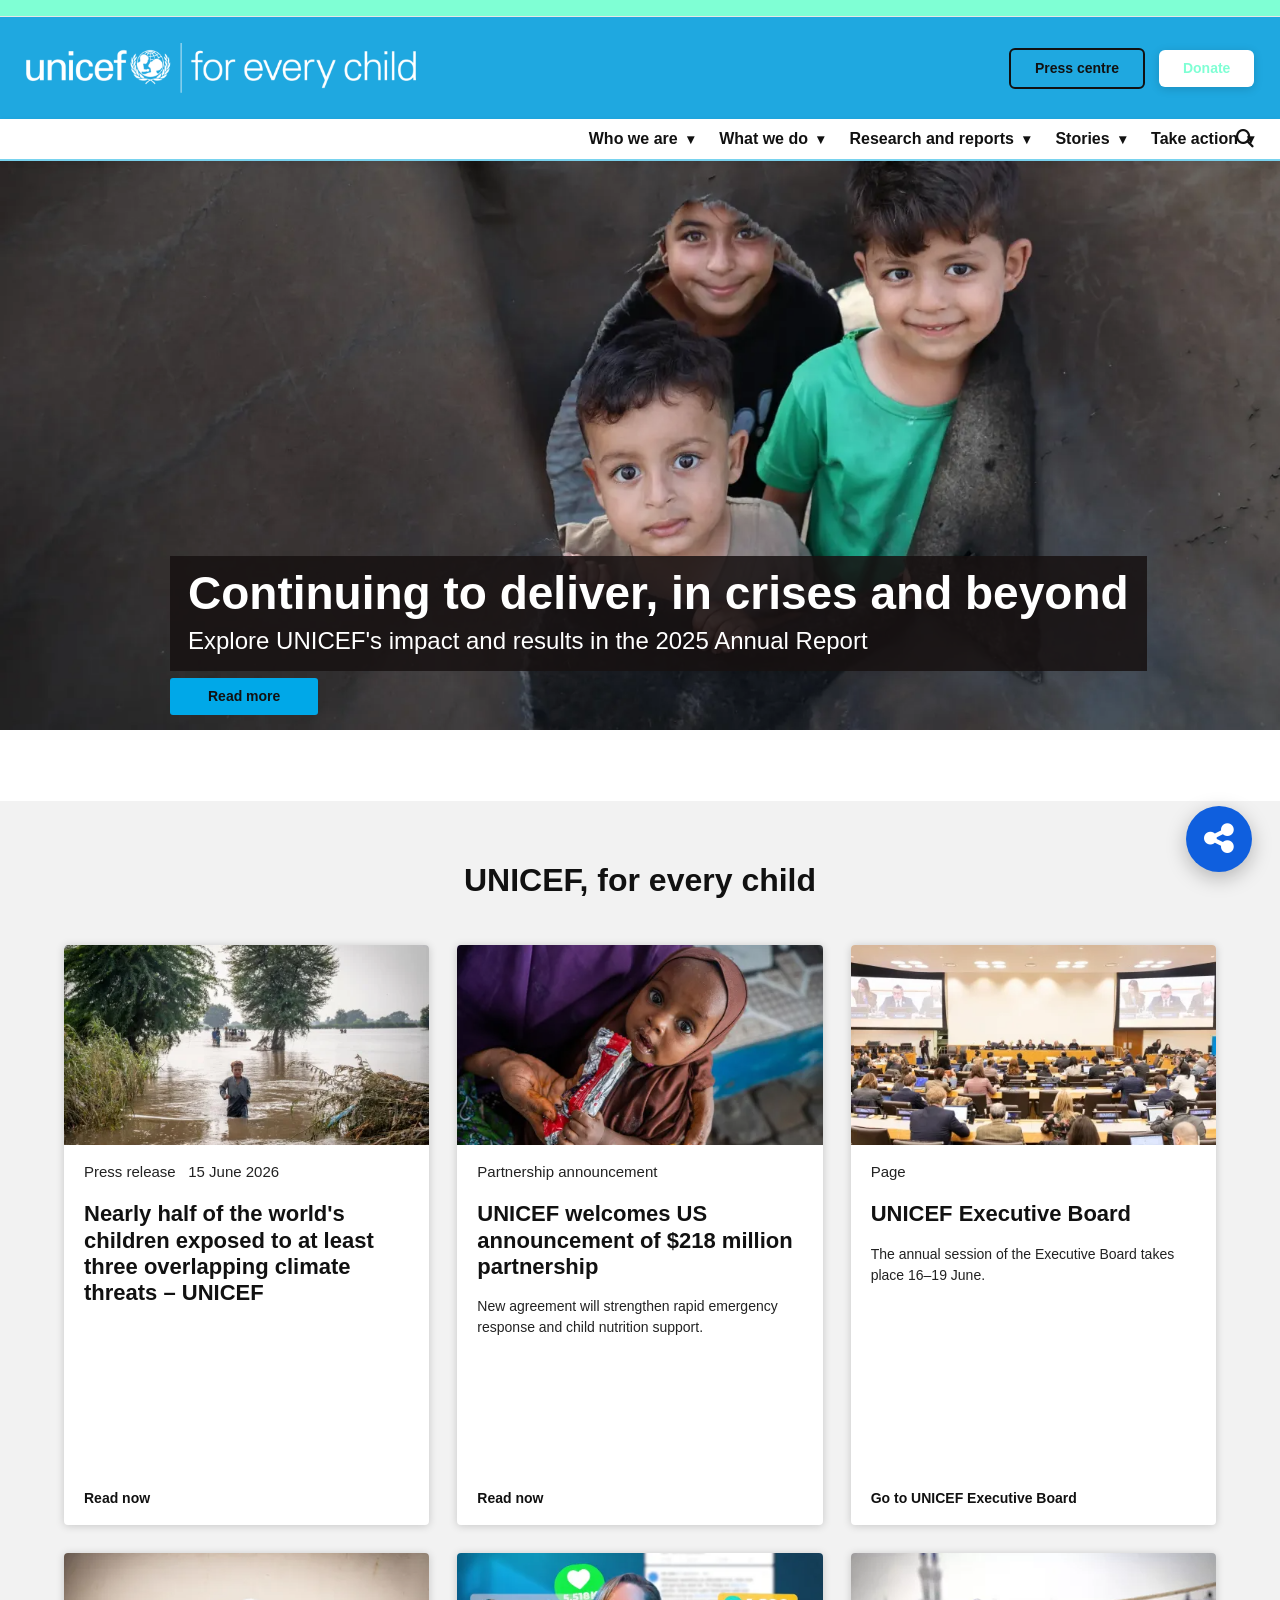
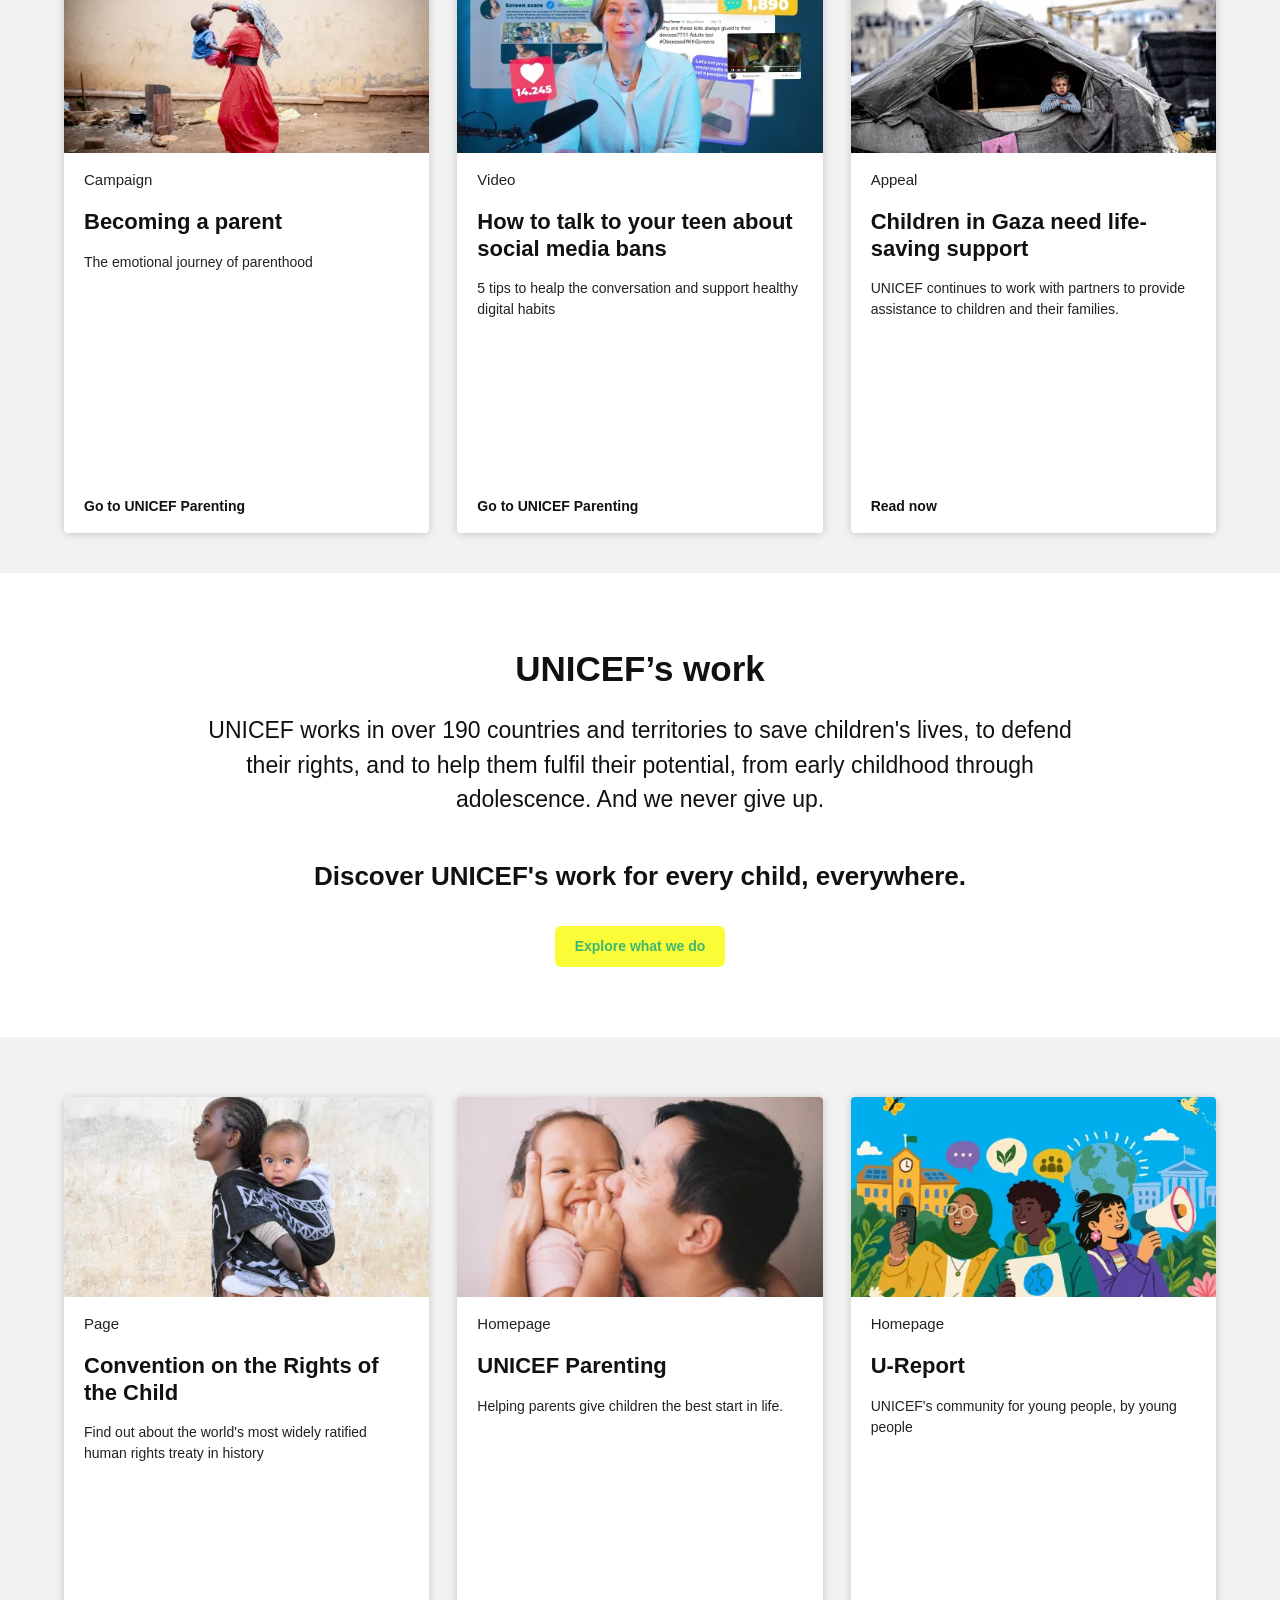
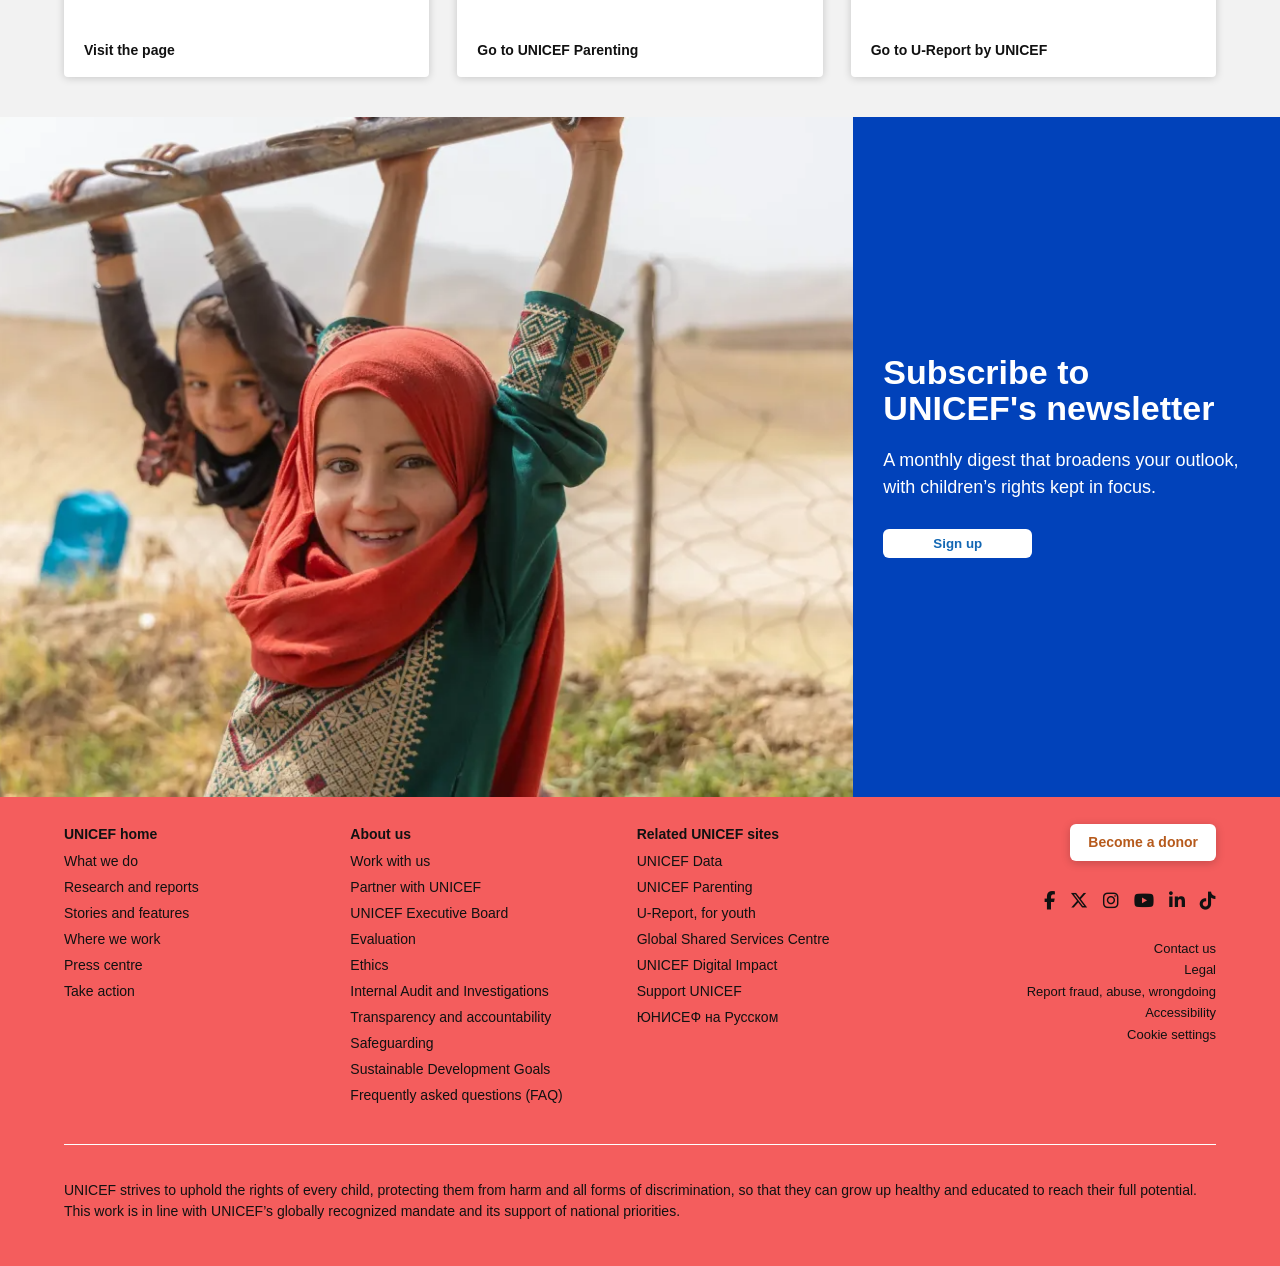
<file: UNICEF/index.html>
<!DOCTYPE html>
<html lang="en">
<head>
  <meta charset="UTF-8" />
  <meta name="viewport" content="width=device-width, initial-scale=1.0" />
  <title>UNICEF</title>
  <link rel="stylesheet" href="main.css" />
  <link rel="stylesheet" href="https://cdnjs.cloudflare.com/ajax/libs/font-awesome/6.7.2/css/all.min.css">
</head>
<body>

  <!-- TOP LANGUAGE BAR -->
  <div class="topbar">
    <div class="container topbar-inner">
      <div></div>
      <div class="lang"></div>
    </div>
  </div>

  <!-- MAIN HEADER -->
  <header class="brand-header">
    <div class="container brand-header-inner">
      <div class="logo">
        <img src="Icons/icons/navbar- icon.webp" alt="">
      </div>

      <div class="header-actions">
        <a href="#" class="btn btn-outline">Press centre</a>
        <a href="#" class="btn btn-light">Donate</a>
      </div>
    </div>
  </header>

  <!-- NAVBAR -->
  <nav class="navbar">
    <div class="container nav-inner">
      <ul class="nav-links">
        <li><a href="#">Who we are <span>▾</span></a></li>
        <li><a href="#">What we do <span>▾</span></a></li>
        <li><a href="#">Research and reports <span>▾</span></a></li>
        <li><a href="#">Stories <span>▾</span></a></li>
        <li><a href="#">Take action <span>▾</span></a></li>
      </ul>
      <a href="#" class="search-icon">
  <i class="fa-solid fa-magnifying-glass"></i>
</a>
    </div>
  </nav>

  <!-- HERO -->
  <section class="hero">
    <img src="Icons/images/Home-page-img.png" alt="Children hero image">
    <div class="hero-overlay">
  <h1>Continuing to deliver, in crises and beyond</h1>
  <p>Explore UNICEF's impact and results in the 2025 Annual Report</p>
</div>

<a href="#" class="hero-btn">Read more</a>
    </div>
  </section>

  <!-- FEATURED CARDS -->
  <section class="section white">
    <div class="container">
      <h2 class="section-title">UNICEF, for every child</h2>

      <div class="card-grid">
        <article class="card">
          <img src="Icons/images/img1.png" alt="Flooding">
          <div class="card-body">
            <p class="meta">Press release &nbsp; 15 June 2026</p>
            <h3>Nearly half of the world's children exposed to at least three overlapping climate threats – UNICEF</h3>
            <a href="#">Read now</a>
          </div>
        </article>

        <article class="card">
          <img src="Icons/images/img2.png" alt="Baby">
          <div class="card-body">
            <p class="meta">Partnership announcement</p>
            <h3>UNICEF welcomes US announcement of $218 million partnership</h3>
            <p>New agreement will strengthen rapid emergency response and child nutrition support.</p>
            <a href="#">Read now</a>
          </div>
        </article>

        <article class="card">
          <img src="Icons/images/img3.png" alt="Meeting hall">
          <div class="card-body">
            <p class="meta">Page</p>
            <h3>UNICEF Executive Board</h3>
            <p>The annual session of the Executive Board takes place 16–19 June.</p>
            <a href="#">Go to UNICEF Executive Board</a>
          </div>
        </article>

    
        <article class="card">
          <img src="Icons/images/img5.png" alt="How to talk to your">
          <div class="card-body">
            <p class="meta">Campaign</p>
            <h3>Becoming a parent</h3>
            <p>The emotional journey of parenthood</p>
            <a href="#">Go to UNICEF Parenting</a>
          </div>
        </article>

        <article class="card">
          <img src="Icons/images/img6.png" alt="">
          <div class="card-body">
            <p class="meta">Video</p>
            <h3>How to talk to your teen about social media bans</h3>
            <p>5 tips to healp the conversation and support healthy digital habits</p>
            <a href="#">Go to UNICEF Parenting</a>
          </div>
        </article>

        <article class="card">
          <img src="Icons/images/img7.png" alt="">
          <div class="card-body">
            <p class="meta">Appeal</p>
            <h3>Children in Gaza need life-saving support</h3>
            <p>UNICEF continues to work with partners to provide assistance to children and their families.</p>
            <a href="#">Read now</a>
          </div>
        </article>

      
      </div>
    </div>
  </section>

  <!-- WORK SECTION -->
  <section class="section gray intro-block">
    <div class="container narrow center">
      <h2>UNICEF’s work</h2>
      <p>
        UNICEF works in over 190 countries and territories to save children's lives,
        to defend their rights, and to help them fulfil their potential, from early
        childhood through adolescence. And we never give up.
      </p>
      <h3>Discover UNICEF's work for every child, everywhere.</h3>
      <a href="#" class="btn btn-blue">Explore what we do</a>
    </div>
  </section>

  <!-- SPOTLIGHT -->


  <!-- EXTRA LINKS SECTION -->
  <section class="section white">
    <div class="container">
      <div class="card-grid">
        <article class="card">
          <img src= "Icons/images/img9.png">
          <div class="card-body">
            <p class="meta">Page</p>
            <h3>Convention on the Rights of the Child</h3>
            <p>Find out about the world's most widely ratified human rights treaty in history</p>
            <a href="#">Visit the page</a>
          </div>
        </article>

        <article class="card">
          <img src="Icons/images/img10.png" alt="Parenting">
          <div class="card-body">
            <p class="meta">Homepage</p>
            <h3>UNICEF Parenting</h3>
            <p>Helping parents give children the best start in life.</p>
            <a href="#">Go to UNICEF Parenting</a>
          </div>
        </article>

        <article class="card">
          <img src="Icons/images/img11.png">
          <div class="card-body">
            <p class="meta">Homepage</p>
            <h3>U-Report</h3>
            <p>UNICEF's community for young people, by young people</p>
            <a href="#">Go to U-Report by UNICEF</a>
          </div>
        </article>

      
      </div>
    </div>
  </section>

  <!-- NEWSLETTER SECTION -->
  <section class="newsletter">
    <div class="newsletter-image">
      <img src="Icons/images/Home-page-img2.png" alt="Children holding bar">
    </div>
    <div class="newsletter-box">
      <h2>Subscribe to<br> UNICEF's newsletter</h2>
      <p>A monthly digest that broadens your outlook, with children’s rights kept in focus.</p>
      <a href="#" class="btn btn-light-blue">Sign up</a>
    </div>
  </section>

  <!-- FOOTER -->
  <footer class="footer">
    <div class="container footer-grid">
      <div>
        <h4>UNICEF home</h4>
        <ul>
          <li><a href="#">What we do</a></li>
          <li><a href="#">Research and reports</a></li>
          <li><a href="#">Stories and features</a></li>
          <li><a href="#">Where we work</a></li>
          <li><a href="#">Press centre</a></li>
          <li><a href="#">Take action</a></li>
        </ul>
      </div>

      <div>
        <h4>About us</h4>
        <ul>
          <li><a href="#">Work with us</a></li>
          <li><a href="#">Partner with UNICEF</a></li>
          <li><a href="#">UNICEF Executive Board</a></li>
          <li><a href="#">Evaluation</a></li>
          <li><a href="#">Ethics</a></li>
          <li><a href="#">Internal Audit and Investigations</a></li>
          <li><a href="#">Transparency and accountability</a></li>
          <li><a href="#">Safeguarding</a></li>
          <li><a href="#">Sustainable Development Goals</a></li>
          <li><a href="#">Frequently asked questions (FAQ)</a></li>
        </ul>
      </div>

      <div>
        <h4>Related UNICEF sites</h4>
        <ul>
          <li><a href="#">UNICEF Data</a></li>
          <li><a href="#">UNICEF Parenting</a></li>
          <li><a href="#">U-Report, for youth</a></li>
          <li><a href="#">Global Shared Services Centre</a></li>
          <li><a href="#">UNICEF Digital Impact</a></li>
          <li><a href="#">Support UNICEF</a></li>
          <li><a href="#">ЮНИСЕФ на Русском</a></li>
        </ul>
      </div>

      <div class="footer-right">
        <a href="#" class="btn btn-footer">Become a donor</a>
        <div class="socials">
          <a href="#"><i class="fa-brands fa-facebook-f"></i></a>
  <a href="#"><i class="fa-brands fa-x-twitter"></i></a>
  <a href="#"><i class="fa-brands fa-instagram"></i></a>
  <a href="#"><i class="fa-brands fa-youtube"></i></a>
  <a href="#"><i class="fa-brands fa-linkedin-in"></i></a>
  <a href="#"><i class="fa-brands fa-tiktok"></i></a>
        </div>
        <ul class="footer-links">
          <li><a href="#">Contact us</a></li>
          <li><a href="#">Legal</a></li>
          <li><a href="#">Report fraud, abuse, wrongdoing</a></li>
          <li><a href="#">Accessibility</a></li>
          <li><a href="#">Cookie settings</a></li>
        </ul>
      </div>
    </div>

    <div class="container footer-bottom">
      <p>
        UNICEF strives to uphold the rights of every child, protecting them from harm and all forms of discrimination, so that they can grow up healthy and educated to reach their full potential. This work is in line with UNICEF’s globally recognized mandate and its support of national priorities.
      </p>
    </div>
  </footer>

  <!-- FLOATING SHARE BUTTON -->
  <a href="#" class="share-btn">
  <i class="fa-solid fa-share-nodes"></i>
</a>

</body>
</html>
</file>
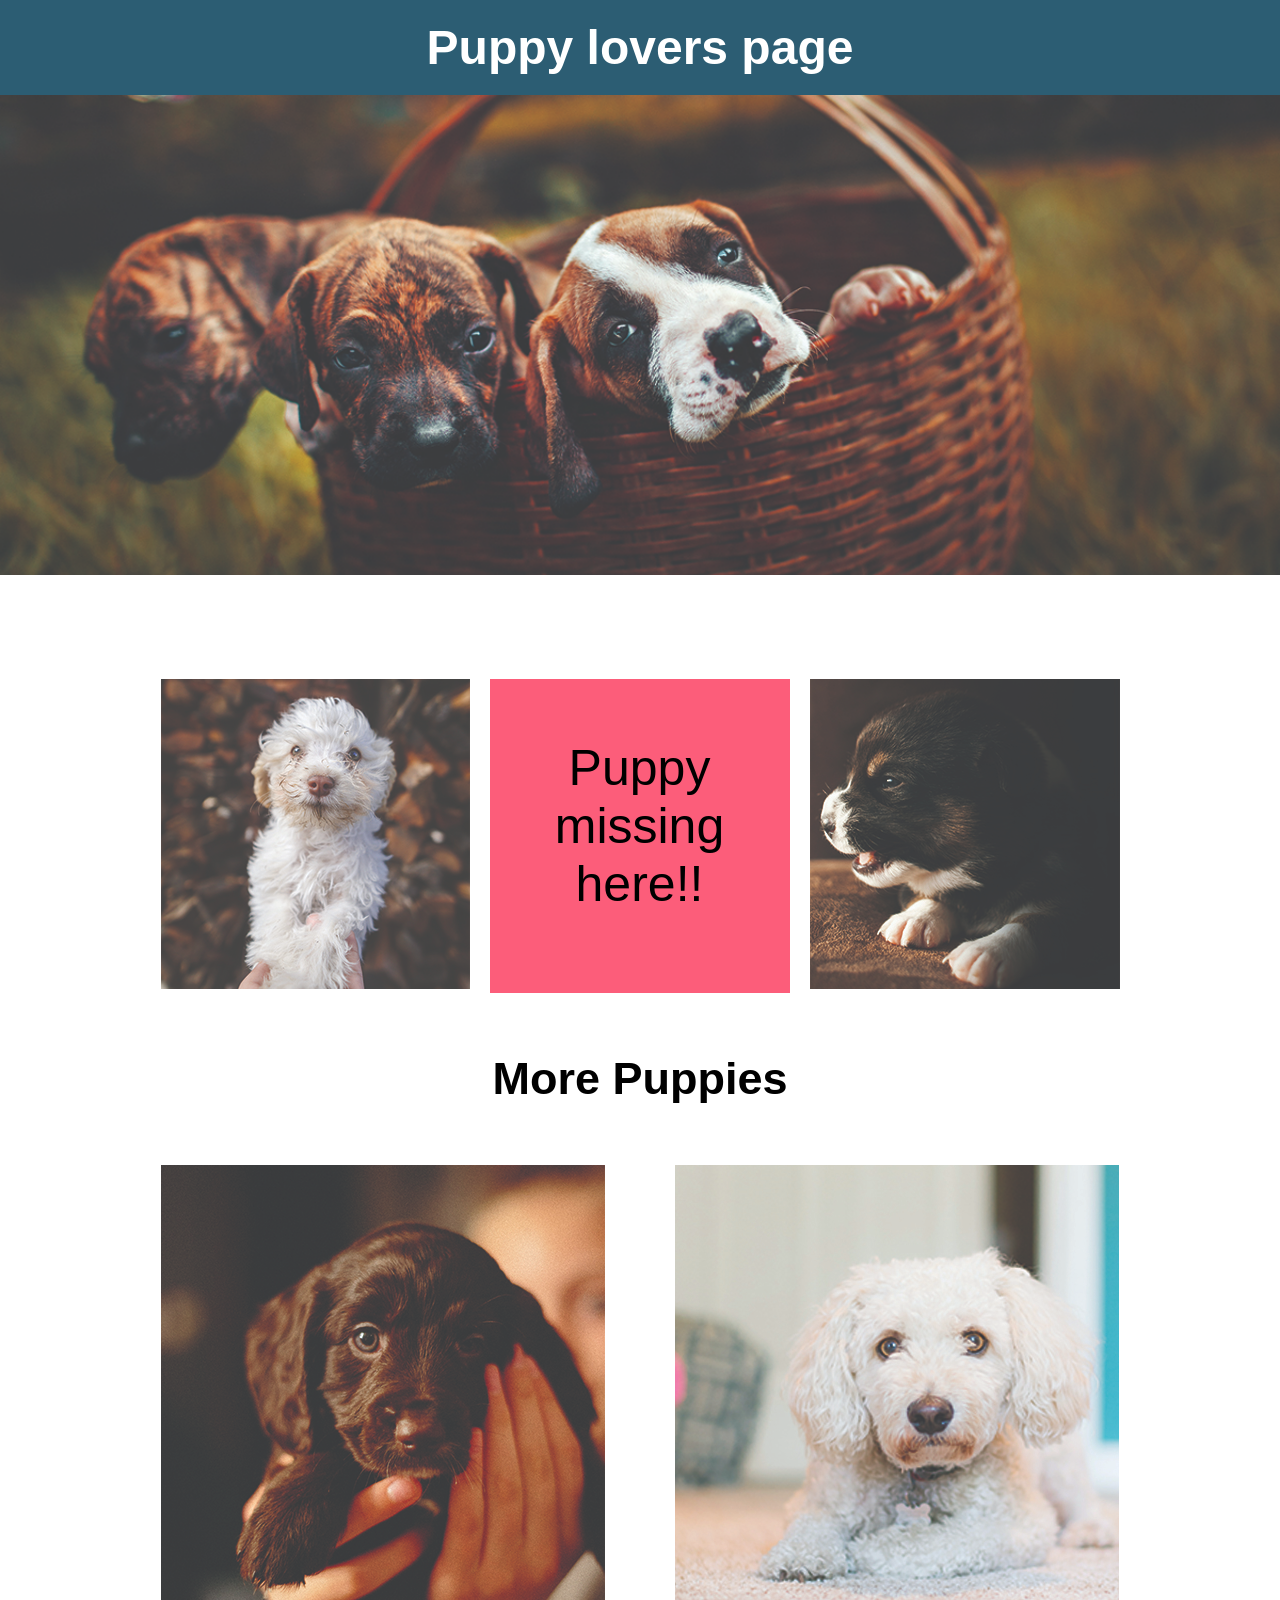
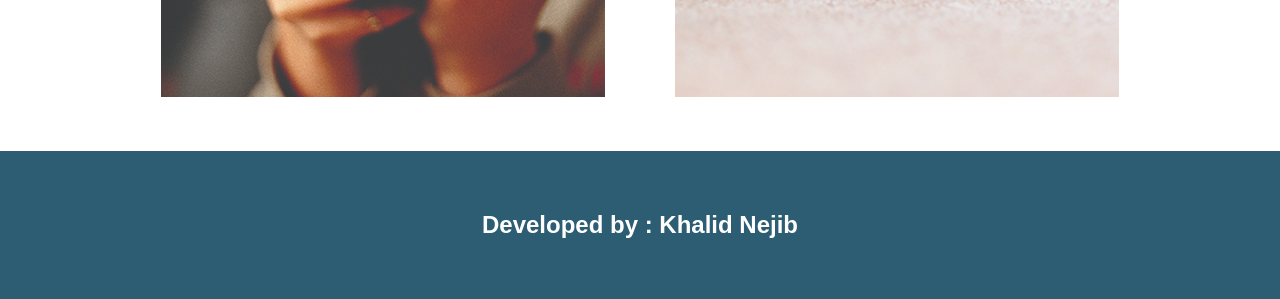
<file: Puppy Lover WEB/Puppy Lover WEB/home.html>
<!DOCTYPE html>
<html lang='en'>
<head>
    <meta charset='utf-8'>
    <meta name='viewport' content='width=device-width, initial-scale=1'>
    <title>Page Title</title>
    <link rel='stylesheet' href='style.css'>
</head>
<body>
    <header class="header-wrapper">
        <h1>
            <p>Puppy lovers page</p>
        </h1>
    </header>
    <section class="first-section">
        <img class="banner-image" src="Puupy lovers/banner-puppies.jpg" alt="Puppies">
    </section>
    <section class="second-section">
        <div class="puppy-image">
            <img src="Puupy lovers/puppy-1.jpg" alt="Puppy 1">
        </div>
        <div class="missing-puppy">
            <p>Puppy<br>missing<br>here!!</p>
        </div>
        <div class="puppy-image">
            <img src="Puupy lovers/puppy-2.jpg" alt="Puppy 2">
        </div>
    </section>
    <section class="third-section">
        <p>More Puppies</p>
    </section>
    <section class="fourth-section">
        <div class="fourth-image">
            <img class="more-puppies" src="Puupy lovers/puppy-3.jpg" alt="More Puppies">
        </div>
        <div class="fifth-image">
            <img class="more-puppies" src="Puupy lovers/puppy-4.jpg" alt="More Puppies 2">
        </div>
    </section>
    
    <footer class="footer-wrapper">
        <p>Developed by : Khalid Nejib</p>
    </footer>
</body>
</html>
</file>
<file: Apple Redesigned/main.css>
/* ============================================================
   APPLE CLONE — MAIN STYLESHEET (MOBILE-FIRST APPROACH)
   Default styles target mobile viewports.
   Wider layouts are applied via min-width media queries below.
   All image paths resolve relative to index.html in the same folder.
   ============================================================ */


/* ============================================================
   SECTION A: GLOBAL DEFAULTS & BOX MODEL RESET
   ============================================================ */

/* Strips all default browser margin/padding from every element,
   switches to border-box sizing so padding doesn't blow up widths,
   applies the primary typeface, and tightens word-spacing globally. */
* {
    margin: 0;
    padding: 0;
    font-family: "Montserrat", sans-serif;
    box-sizing: border-box;
    word-spacing: -2px;
}

/* Prevents any image from overflow its container horizontally. */
img { max-width: 100%; }


/* ============================================================
   SECTION B: MOBILE STYLES  (viewport < 768 px)
   ============================================================ */


/* ----------------------------------------------------------
   B-1  TOP NAVIGATION BAR (Mobile)
   ---------------------------------------------------------- */

/* The sticky header bar that sits at the top of the screen.
   Semi-transparent white with a blur backdrop simulates the
   frosted-glass look. Fixed positioning keeps it on-screen
   while the user scrolls. z-index 100 ensures it floats above
   all page content. */
.top-header-bar {
    background-color: rgba(255, 255, 255, 0.8);
    height: 48px;
    padding: 0 12px;
    width: 100%;
    display: flex;
    align-items: center;
    justify-content: space-between;
    gap: 0;
    position: fixed;
    top: 0;
    z-index: 100;
    backdrop-filter: blur(10px);
    font-size: 0.75em;
}

/* The Apple logo anchor — stays flex-shrunk so it never wraps
   and always aligns its icon vertically. */
.brand-link {
    flex-shrink: 0;
    display: flex;
    align-items: center;
}

/* Desktop navigation links are hidden on mobile — they only
   appear once the viewport is wide enough (see media query). */
.desktop-nav-links { display: none; }

/* The right-side cluster of icon buttons (search, cart, hamburger).
   They're kept together with flexbox and a fixed gap. */
.header-icon-group {
    display: flex;
    align-items: center;
    gap: 16px;
    flex-shrink: 0;
}

/* Uniform sizing for the three header icon images so they all
   render at exactly 18 × 18 px as block elements (no inline gap). */
.brand-icon,
.search-icon,
.bag-icon {
    width: 18px;
    height: 18px;
    display: block;
}

/* Hamburger menu wrapper — visible only on mobile (hidden on desktop). */
.hamburger-wrapper { display: block; }

/* The visual three-bar icon inside the hamburger toggle. */
.hamburger-icon {
    width: 20px;
    cursor: pointer;
}

/* Each bar of the hamburger icon: solid 3 px black stripe with
   6 px vertical breathing room between bars. */
.hamburger-icon span {
    display: block;
    height: 3px;
    background: black;
    margin: 6px 0;
}

/* Removes the native arrow/triangle from the <details> summary
   so the hamburger icon acts as the sole open/close cue. */
.hamburger-wrapper details summary {
    list-style: none;
    cursor: pointer;
}
.hamburger-wrapper details summary::-webkit-details-marker { display: none; }

/* Full-screen overlay menu that slides in from below the header
   when the hamburger is tapped. 100 vh height lets it cover the
   whole viewport; z-index 200 places it above the header bar. */
.mobile-nav-overlay {
    display: block;
    position: fixed;
    top: 48px;
    left: 0;
    width: 100%;
    background: white;
    list-style: none;
    padding: 20px 40px 30px;
    z-index: 200;
    height: 100vh;
}

/* Each nav item in the mobile overlay: large, bold text that's
   easy to tap. */
.mobile-nav-overlay li { padding: 12px 0; font-size: 1.9em; font-weight: 700; }

/* Remove underlines from mobile nav links and keep them black. */
.mobile-nav-overlay a  { color: black; text-decoration: none; }


/* ----------------------------------------------------------
   B-2  HERO SECTION 1 — iPhone Family (Mobile)
   ---------------------------------------------------------- */

/* Full-width hero panel with the iPhone family background image.
   Top margin of 48 px offsets the fixed header so content isn't
   hidden underneath it on mobile. */
.hero-iphone {
    margin-top: 48px;
    background-image: url('Images/hero_iphone_family__be5jkzxszb1e_large_2x.jpg');
    background-size: cover;
    background-position: center;
    height: 500px;
    width: 100%;
}

/* Primary headline inside the iPhone hero: large, centered,
   slightly tight letter-spacing for the Apple aesthetic. */
.hero-iphone .headline-primary {
    letter-spacing: -1px;
    text-align: center;
    padding-top: 40px;
    font-size: 32px;
    font-weight: 650;
}

/* Sub-headline / tagline below the primary headline. */
.hero-iphone .headline-sub {
    letter-spacing: -0.8px;
    padding-top: 6px;
    text-align: center;
    font-size: 17px;
    font-weight: 500;
    padding-bottom: 10px;
}

/* Flex wrapper that horizontally centres the CTA button row. */
.hero-iphone-cta-wrap {
    display: flex;
    justify-content: center;
}

/* Inline list that places "Learn More" and "Shop" buttons side by side. */
.hero-iphone-btns {
    list-style: none;
    display: flex;
    gap: 20px;
}

/* Strip underlines from CTA anchor tags. */
.hero-iphone-btns a { text-decoration: none; }

/* Solid blue pill button — used for the primary "Learn More" CTA. */
.btn-primary-blue {
    height: 40px;
    width: 120px;
    background-color: #0077e6;
    border-radius: 30px;
}

/* Outlined transparent pill button — used for the secondary "Shop" CTA. */
.btn-outline-blue {
    height: 40px;
    width: 130px;
    background-color: transparent;
    border-radius: 30px;
    border: 1px solid #0077e6;
}

/* Shared label style for both CTA buttons: white text, centered,
   small font. The two variants differ only in colour. */
.btn-label-white,
.btn-label-blue {
    font-weight: 500;
    padding-top: 10px;
    font-size: 13px;
    color: white;
    display: flex;
    justify-content: center;
}

/* Override — the outline button's label is blue instead of white. */
.btn-label-blue { color: #0077e6; }

/* Hover: fill the outline button with blue... */
.btn-outline-blue:hover { background-color: #0077e6; }
/* ...and flip its label text to white to stay legible. */
.btn-outline-blue:hover .btn-label-blue { color: white; }


/* ----------------------------------------------------------
   B-3  HERO SECTION 2 — Father's Day (Mobile)
   ---------------------------------------------------------- */

/* Second hero panel using the Father's Day background image.
   10 px top gap separates it from the iPhone hero above. */
.hero-fathers-day {
    margin-top: 10px;
    background-image: url('Images/hero_fd26__c9vr0hxu24eq_large_2x.jpg');
    background-size: cover;
    background-position: center;
    height: 500px;
    width: 100%;
}

/* Headline for the Father's Day section. */
.fathersday-headline {
    letter-spacing: -1px;
    text-align: center;
    padding-top: 40px;
    font-size: 32px;
    font-weight: 650;
}

/* Sub-headline for the Father's Day section. */
.fathersday-subline {
    padding-top: 6px;
    text-align: center;
    font-size: 17px;
    font-weight: 500;
    padding-bottom: 10px;
}

/* Flex wrapper that centres the single "Shop" CTA button. */
.fathersday-cta-wrap {
    padding-top: 10px;
    display: flex;
    justify-content: center;
}

/* The "Shop" CTA pill button specific to the Father's Day section. */
.fathersday-cta-btn {
    display: flex;
    justify-content: center;
    height: 40px;
    width: 80px;
    background-color: #0077e6;
    border-radius: 30px;
}

/* White label for the Father's Day shop button, styled as an inline link. */
.fathersday-btn-label {
    font-weight: 500;
    padding-top: 10px;
    font-size: 13px;
    color: white;
    display: flex;
    justify-content: center;
    text-decoration: none;
}


/* ----------------------------------------------------------
   B-4  HERO SECTION 3 — Apple for College (Mobile)
   ---------------------------------------------------------- */

/* Third hero panel: light grey background with the college image
   centred at 600 px width (so it fits mobile without cropping). */
.hero-college {
    margin-top: 10px;
    background-image: url('Images/hero_college_students_2026__dzrtx52rt9aq_mediumtall.jpg');
    height: 500px;
    background-repeat: no-repeat;
    background-position: center;
    background-size: 600px;
    background-color: #f5f5f7;
    text-align: center;
}

/* Primary headline for the college section. */
.college-headline {
    padding-top: 40px;
    display: block;
    text-align: center;
    font-size: 32px;
    font-weight: 600;
    letter-spacing: -1px;
}

/* Sub-headline for the college section. */
.college-subline {
    padding-top: 6px;
    display: block;
    text-align: center;
    font-size: 17px;
    font-weight: 480;
    letter-spacing: -0.5px;
}

/* Flex wrapper that centres the "Learn More" CTA button. */
.college-cta-wrap {
    padding-top: 14px;
    display: flex;
    justify-content: center;
}

/* The "Learn More" pill button for the college section. */
.college-cta-btn {
    display: flex;
    justify-content: center;
    height: 40px;
    width: 120px;
    background-color: #0077e6;
    border-radius: 30px;
}

/* White text label inside the college CTA button. */
.college-btn-label {
    font-weight: 500;
    padding-top: 10px;
    font-size: 13px;
    color: white;
    display: flex;
    justify-content: center;
    text-decoration: none;
}


/* ----------------------------------------------------------
   B-5  TWO-PANEL GRID SECTIONS 4, 5 & 6 (Mobile stacking)
   ---------------------------------------------------------- */

/* On mobile all three double-panel sections stack vertically
   (flex-direction: column) with a 10 px gap between panels. */
.panel-grid-a,
.panel-grid-b,
.panel-grid-c {
    padding: 0;
    display: flex;
    flex-direction: column;
    gap: 10px;
}

/* Each left/right panel inside all three grid sections fills the
   full width and stands 500 px tall on mobile. */
.panel-grid-a .panel-left-a, .panel-grid-a .panel-right-a,
.panel-grid-b .panel-left-b, .panel-grid-b .panel-right-b,
.panel-grid-c .panel-left-c, .panel-grid-c .panel-right-c {
    width: 100%;
    height: 500px;
}


/* ----------------------------------------------------------
   B-6  SECTION 4 PANELS — MacBook Air & iPad Air (Mobile)
   ---------------------------------------------------------- */

/* Left panel: MacBook Air background image, centred and covering. */
.panel-grid-a .panel-left-a {
    background-image: url('Images/promo_macbook_air_m5__e5xk2yysqiie_large_2x.jpg');
    background-position: center;
    background-size: cover;
    background-color: #f5f5f7;
}

/* Right panel: iPad Air background image with flex column layout
   so logo, text and buttons stack from the top. */
.panel-grid-a .panel-right-a {
    background-image: url('Images/promo_ipad_air_m4__bgcv7t286k8y_large_2x.jpg');
    background-position: center;
    background-size: cover;
    padding-top: 40px;
    display: flex;
    flex-direction: column;
    align-items: center;
    background-color: #f5f5f7;
}

/* MacBook Air headline inside the left panel. */
.panel-left-a .mac-air-title {
    display: flex;
    justify-content: center;
    padding-top: 40px;
    font-size: 28px;
    font-weight: 600;
    letter-spacing: -2px;
}

/* MacBook Air / iPad Air shared sub-headline style. */
.panel-left-a .mac-air-subtitle {
    display: flex;
    justify-content: center;
    font-size: 16px;
    font-weight: 500;
    letter-spacing: -1px;
    word-spacing: 1px;
}

/* Spacer padding above the CTA button rows in both panels. */
.mac-air-cta-wrap,
.ipad-air-cta-wrap { padding-top: 14px; }

/* Inline unordered lists for the "Learn more / Buy" button pairs. */
.mac-air-cta-wrap ul,
.ipad-air-cta-wrap ul {
    list-style: none;
    display: flex;
    justify-content: center;
    gap: 14px;
}

/* Remove underlines from section-4 CTA links. */
.mac-air-cta-wrap ul a,
.ipad-air-cta-wrap ul li a { text-decoration: none; }

/* Solid blue pill "Learn more" buttons in section 4 (both panels). */
.panel-left-a .btn-blue-sm,
.ipad-air-cta-wrap .btn-blue-sm {
    display: flex;
    justify-content: center;
    height: 34px;
    width: 100px;
    background-color: #0077e6;
    border-radius: 980px;
}

/* Narrow outlined "Buy" buttons in section 4 (both panels). */
.panel-left-a .btn-buy-sm,
.ipad-air-cta-wrap .btn-buy-sm {
    width: 60px;
    background-color: transparent;
    border-radius: 980px;
    border: 1px solid #0077e6;
}

/* White label text inside the solid "Learn more" buttons. */
.panel-left-a .label-white-sm,
.ipad-air-cta-wrap .label-white-sm {
    word-spacing: 1px;
    font-size: 12px;
    font-weight: 480;
    padding-top: 8px;
    color: white;
    display: flex;
    justify-content: center;
}

/* Blue label text inside the "Buy" outline buttons. */
.panel-left-a .label-blue-sm,
.ipad-air-cta-wrap .label-blue-sm {
    font-size: 12px;
    font-weight: 480;
    padding-top: 8px;
    color: #0077e6;
    display: flex;
    justify-content: center;
}

/* Hover: fill the "Buy" button with blue on both panels. */
.panel-left-a .btn-buy-sm:hover,
.panel-right-a .btn-buy-sm:hover { background-color: #0077e6; }
/* Flip the label text to white on hover. */
.btn-buy-sm:hover .label-blue-sm,
.btn-buy-sm:hover .label-blue-sm   { color: white; }

/* iPad Air product logo image: fluid width clamped between
   140 px (smallest mobile) and 280 px (larger screens). */
.ipad-product-logo {
    width: clamp(140px, 55vw, 280px);
    height: auto;
    object-fit: contain;
}

/* Short descriptor text below the iPad logo. */
.panel-right-a p {
    font-size: 17px;
    font-weight: 500;
    letter-spacing: -1px;
    word-spacing: 1px;
}


/* ----------------------------------------------------------
   B-7  SECTION 5 PANELS — MacBook Pro & Apple Watch (Mobile)
   ---------------------------------------------------------- */

/* Left panel: MacBook Pro dark background image. */
.panel-grid-b .panel-left-b {
    background-image: url('Images/promo_macbook_pro__c9td9w1mc8ia_large_2x.jpg');
    background-position: center;
    background-size: cover;
    background-color: #f5f5f7;
}

/* Right panel: Apple Watch background image with flex column for
   stacking content from the top. */
.panel-grid-b .panel-right-b {
    background-image: url('Images/promo_apple_watch_series_11__gnlwqxe1jlu2_large_2x.jpg');
    background-position: center;
    background-size: cover;
    display: flex;
    flex-direction: column;
    align-items: center;
    padding-top: 40px;
    background-color: #f5f5f7;
}

/* MacBook Pro headline — white text to stand out against the dark
   product background image. */
.panel-grid-b .macpro-title {
    color: white;
    text-align: center;
    padding-top: 40px;
    font-size: 28px;
    font-weight: 600;
    letter-spacing: -1.2px;
}

/* MacBook Pro sub-headline — also white. */
.panel-grid-b .macpro-subtitle {
    color: white;
    text-align: center;
    font-size: 16px;
    font-weight: 500;
}

/* Horizontal button rows for MacBook Pro and Apple Watch CTAs. */
.panel-grid-b .macpro-cta-wrap ul,
.watch-cta-wrap ul {
    display: flex;
    justify-content: center;
    list-style: none;
    padding-top: 14px;
    gap: 14px;
}

/* Remove underlines from section-5 button links. */
.panel-grid-b .macpro-cta-wrap ul li a,
.watch-cta-wrap ul li a { text-decoration: none; }

/* Solid blue "Learn more" pill for MacBook Pro panel. */
.panel-grid-b .btn-blue-macpro,
/* Solid blue "Learn more" pill for Apple Watch panel. */
.panel-grid-b .btn-blue-watch {
    display: flex;
    justify-content: center;
    height: 34px;
    width: 100px;
    background-color: #0077e6;
    border-radius: 980px;
}

/* Outline "Buy" buttons for section 5 (both panels). */
.panel-grid-b .panel-left-b .btn-buy-sm,
.panel-grid-b .panel-right-b .btn-buy-sm {
    width: 60px;
    background-color: transparent;
    border-radius: 980px;
    border: 1px solid #0077e6;
}

/* White text labels in the solid blue buttons of section 5. */
.panel-grid-b .label-white-sm-b,
.panel-grid-b .label-white-sm-bw {
    word-spacing: 1px;
    font-size: 12px;
    font-weight: 480;
    padding-top: 8px;
    color: white;
    display: flex;
    justify-content: center;
}

/* Blue text labels in the outline "Buy" buttons of section 5. */
.panel-grid-b .label-blue-sm-b,
.panel-grid-b .label-blue-sm-bw {
    font-size: 12px;
    font-weight: 480;
    padding-top: 8px;
    color: #0077e6;
    display: flex;
    justify-content: center;
}

/* Hover fill for "Buy" buttons in section 5. */
.panel-left-b .btn-buy-sm:hover,
.panel-right-b .btn-buy-sm:hover { background-color: #0077e6; }
/* Flip blue labels to white on hover. */
.btn-buy-sm:hover .label-blue-sm-b,
.btn-buy-sm:hover .label-blue-sm-bw   { color: white; }

/* Apple Watch logo image: fluid width clamped 160–260 px. */
.watch-product-logo {
    width: clamp(160px, 50vw, 260px);
    height: auto;
    object-fit: contain;
}

/* Apple Watch descriptor text below the logo. */
.watch-tagline {
    margin-top: 0;
    letter-spacing: -1px;
    font-weight: 500;
    font-size: 16px;
    word-spacing: 1px;
    text-align: center;
}


/* ----------------------------------------------------------
   B-8  SECTION 6 PANELS — Apple Card & iPhone Trade In (Mobile)
   ---------------------------------------------------------- */

/* Left panel: Apple Card background image with column layout. */
.panel-grid-c .panel-left-c {
    background-image: url('Images/promo_apple_card_airpods__dpbuw4e90126_large_2x.jpg');
    background-position: center;
    background-size: cover;
    display: flex;
    flex-direction: column;
    align-items: center;
    padding-top: 40px;
    background-color: #f5f5f7;
}

/* Right panel: Trade-In background image with column layout. */
.panel-grid-c .panel-right-c {
    background-image: url('Images/promo_iphone_tradein__e4hrjxmgmf0i_large_2x.jpg');
    background-position: center;
    background-size: cover;
    display: flex;
    flex-direction: column;
    align-items: center;
    padding-top: 40px;
    background-color: #f5f5f7;
}

/* Apple Card logo image: fluid width clamped 110–220 px. */
.panel-grid-c .panel-left-c .card-product-logo {
    width: clamp(110px, 40vw, 220px);
    height: auto;
    object-fit: contain;
}

/* Shared text style for product name, offer lines, and trade-in
   money lines inside section 6. */
.panel-grid-c .offer-line-a,
.panel-grid-c .offer-line-b,
.panel-grid-c .tradein-line-a,
.panel-grid-c .tradein-line-b,
.panel-grid-c .tradein-line-c {
    font-size: 17px;
    font-weight: 490;
    letter-spacing: -1px;
    word-spacing: 1px;
}

/* Pulls the first offer line up slightly to close the gap after
   the product logo image. */
.panel-grid-c .offer-line-a { margin-top: -15px; }

/* Disclaimer / footnote text below the main offer lines. */
.panel-grid-c .offer-disclaimer {
    font-size: 14px;
    color: #6e6e73;
    font-weight: 500;
    word-spacing: 1px;
    padding-bottom: 15px;
}

/* Solid blue "Learn more" pill button for Apple Card panel. */
.panel-grid-c .btn-blue-card {
    display: flex;
    justify-content: center;
    height: 34px;
    width: 100px;
    background-color: #0077e6;
    border-radius: 980px;
}

/* Remove underline from the Apple Card "Learn more" link. */
.panel-grid-c .panel-left-c a { text-decoration: none; }

/* White text label for the Apple Card CTA button. */
.panel-grid-c .card-btn-label {
    word-spacing: 1px;
    font-size: 12px;
    font-weight: 480;
    padding-top: 8px;
    color: white;
    display: flex;
    justify-content: center;
}

/* Trade-In logo image: fluid width clamped 150–260 px. */
.panel-grid-c .tradein-product-logo {
    width: clamp(150px, 45vw, 260px);
    height: auto;
    object-fit: contain;
}

/* Slight upward pull on the first trade-in money line to close
   the gap after the logo image. */
.panel-grid-c .tradein-line-a { margin-top: -10px; }
/* Extra bottom padding below the final trade-in line. */
.panel-grid-c .tradein-line-c { padding-bottom: 12px; }

/* Wider solid blue CTA pill for the "Get your estimate" button
   on the Trade In panel. */
.tradein-cta-btn {
    display: flex;
    justify-content: center;
    height: 34px;
    width: 140px;
    background-color: #0077e6;
    border-radius: 980px;
}

/* White text label for the "Get your estimate" button — also
   acts as the anchor tag so text-decoration is removed. */
.panel-grid-c .tradein-btn-label {
    word-spacing: 1px;
    font-size: 12px;
    font-weight: 480;
    padding-top: 8px;
    color: white;
    display: flex;
    justify-content: center;
    text-decoration: none;
}


/* ----------------------------------------------------------
   B-9  ENTERTAINMENT SECTION (Mobile)
   ---------------------------------------------------------- */

/* Container for the full entertainment carousel section:
   light grey background with consistent vertical padding
   and hidden overflow to clip the scrolling rows. */
.media-showcase {
    background-color: #f5f5f7;
    padding: 38px 0 32px;
    overflow: hidden;
}

/* "Endless entertainment." section heading. */
.media-showcase h2 {
    text-align: center;
    font-size: 30px;
    line-height: 1.1;
    font-weight: 700;
    letter-spacing: 0;
    margin-bottom: 18px;
}

/* The two auto-scrolling rows (wide feature cards and small app cards)
   share the same base layout: items in a row wider than the viewport,
   no scrollbar visible. */
.media-features-row,
.media-cards-row {
    display: flex;
    gap: 14px;
    width: max-content;
    scrollbar-width: none;
    will-change: transform;
}

/* Hide WebKit scrollbar handle on the two rows. */
.media-features-row::-webkit-scrollbar,
.media-cards-row::-webkit-scrollbar {
    display: none;
}

/* The wider feature-image row: starts offset from the left edge
   and loops with a slower 70 s marquee. */
.media-features-row {
    margin-left: 10vw;
    padding-bottom: 14px;
    animation: marquee-scroll 70s linear infinite;
}

/* The smaller app-card row: faster 42 s marquee loop. */
.media-cards-row {
    margin-left: 14px;
    animation: marquee-scroll 42s linear infinite;
}

/* Pause the animation on hover so users can inspect a card. */
.media-features-row:hover,
.media-cards-row:hover {
    animation-play-state: paused;
}

/* Base styles shared by both card types: don't shrink, clip overflowing
   content, dark background as a fallback before the image loads. */
.media-feature-item,
.media-card-item {
    position: relative;
    flex: 0 0 auto;
    overflow: hidden;
    background-color: #111;
}

/* Wide landscape feature cards. */
.media-feature-item {
    width: min(82vw, 760px);
    height: 365px;
}

/* Both card types fill their container with the cover image. */
.media-feature-item img,
.media-card-item img {
    width: 100%;
    height: 100%;
    object-fit: cover;
    display: block;
}

/* Overlay text positioned in the lower-left of each feature card,
   with a subtle text-shadow for legibility over varied images. */
.media-feature-overlay {
    position: absolute;
    left: 42px;
    bottom: 32px;
    display: flex;
    align-items: center;
    gap: 18px;
    color: white;
    text-shadow: 0 1px 10px rgba(0,0,0,0.42);
}

/* Shared pill-button style used inside both feature and app-card overlays. */
.media-feature-overlay a,
.media-card-overlay a {
    display: inline-flex;
    align-items: center;
    justify-content: center;
    min-height: 36px;
    padding: 0 18px;
    border-radius: 980px;
    background-color: rgba(255,255,255,0.92);
    color: #1d1d1f;
    text-decoration: none;
    font-size: 14px;
    font-weight: 500;
    word-spacing: 0;
}

/* Feature card overlay genre/show descriptor paragraph. */
.media-feature-overlay p {
    font-size: 16px;
    font-weight: 700;
    word-spacing: 0;
}

/* Bullet separator between genre label and show title. */
.media-feature-overlay span {
    font-size: 12px;
}

/* Small portrait app-card dimensions. */
.media-card-item {
    width: 190px;
    height: 255px;
}

/* Semi-transparent gradient scrim over each app card — darker at
   the top and bottom, lighter in the middle — to ensure text legibility. */
.media-card-item::after {
    content: "";
    position: absolute;
    inset: 0;
    background: linear-gradient(to bottom, rgba(0,0,0,0.2), rgba(0,0,0,0.08) 42%, rgba(0,0,0,0.48));
    pointer-events: none;
}

/* Overlay container that stacks the app label, show title, and
   CTA button over the card image. */
.media-card-overlay {
    position: absolute;
    inset: 14px 12px 16px;
    z-index: 1;
    display: flex;
    flex-direction: column;
    align-items: center;
    text-align: center;
    color: white;
    text-shadow: 0 1px 9px rgba(0,0,0,0.45);
}

/* App service name (e.g. "Fitness+") in the top-left of the card. */
.media-card-overlay p {
    align-self: flex-start;
    font-size: 19px;
    font-weight: 700;
    line-height: 1;
    word-spacing: 0;
}

/* Content title at the bottom of each app card. */
.media-card-overlay h3 {
    margin-top: auto;
    margin-bottom: 10px;
    font-size: 14px;
    line-height: 1.18;
    font-weight: 700;
    letter-spacing: 0;
    word-spacing: 0;
}

/* Smaller CTA button inside the app cards. */
.media-card-overlay a {
    min-height: 30px;
    padding: 0 14px;
    font-size: 12px;
}

/* Row of pagination dots below the carousel rows. */
.media-nav-dots {
    display: flex;
    justify-content: center;
    gap: 12px;
    margin-top: 18px;
}

/* Individual pagination dot: small grey circle. */
.media-nav-dots span {
    width: 7px;
    height: 7px;
    border-radius: 50%;
    background-color: #8f8f94;
    opacity: 0.45;
}

/* Active/selected dot: wider pill shape with higher opacity. */
.media-nav-dots .active {
    width: 28px;
    border-radius: 999px;
    opacity: 0.9;
}

/* Keyframes for the infinite horizontal marquee animation.
   Content slides from its starting position left by 50% (which
   corresponds to one full set of duplicated items). */
@keyframes marquee-scroll {
    from {
        transform: translateX(0);
    }

    to {
        transform: translateX(-50%);
    }
}


/* ----------------------------------------------------------
   B-10  FOOTER (Mobile)
   ---------------------------------------------------------- */

/* Footer background: near-white to separate it from the content above. */
.site-footer { background-color: #f8f8ff; }

/* Shared horizontal margin applied to all main footer containers
   to keep content away from the screen edges on mobile. */
.footer-legal-block,
.footer-meta-block,
.footer-bottom-section,
.footer-credits-wrap {
    margin: 0 20px;
}

/* Top legal block: fine-print footnotes with a bottom divider. */
.footer-legal-block {
    padding: 17px 0 11px;
    border-bottom: 1px solid rgba(0,0,0,0.16);
}

/* Second fine-print block (subscription note) also has a bottom divider. */
.footer-meta-block {
    border-bottom: 1px solid rgba(0,0,0,0.16);
}

/* Shared typography for the fine-print numbered list. */
.footer-legal-list {
    font-size: 11px;
    line-height: 1.3333733333;
    letter-spacing: -0.01em;
}

/* Shared colour, weight and size for both footer text paragraph styles. */
.footer-fine-print,
.footer-fine-print-alt {
    word-spacing: 1px;
    color: rgba(0,0,0,0.56);
    font-weight: 540;
    font-size: 11px;
    line-height: 1.3333733333;
    letter-spacing: -0.01em;
}

/* Desktop multi-column link grid is hidden on mobile. */
.footer-nav-columns { display: none; }

/* Mobile accordion-style footer links: visible on mobile, hidden on desktop. */
.footer-accordion {
    display: block;
    border-top: 1px solid rgba(0,0,0,0.16);
    font-size: 12px;
}

/* Each accordion section has a bottom border to separate categories. */
.footer-accordion details {
    border-bottom: 1px solid rgba(0,0,0,0.16);
}

/* Accordion section header row: space-between layout to push the
   caret icon to the right side. */
.footer-accordion summary {
    list-style: none;
    cursor: pointer;
    padding: 13px 16px;
    font-size: 12px;
    font-weight: 400;
    display: flex;
    justify-content: space-between;
    align-items: center;
    word-spacing: 0px;
    opacity: 0.9;
}
/* Slightly increase opacity on hover to indicate interactivity. */
.footer-accordion summary:hover {
    opacity: 1;
}

/* Remove the native triangle marker from the <details> element. */
.footer-accordion summary::-webkit-details-marker { display: none; }

/* Inject a down-chevron FontAwesome icon as the collapse indicator. */
.footer-accordion summary::after {
    font-family: "FontAwesome";
    content: "\f107";
    font-size: 16px;
    color: #6e6e73;
}
/* Switch to up-chevron when the section is expanded. */
.footer-accordion details[open] summary::after { content: "\f106"; }

/* List of links inside each accordion panel. */
.footer-accordion ul {
    list-style: none;
    padding: 0 16px 14px 16px;
    margin-left: 15px;
}

/* Individual link rows have a small top/bottom padding for tap targets. */
.footer-accordion ul li {
    padding: 6px 0;
    
}

/* Accordion link styling: dark, no underline by default. */
.footer-accordion ul li a {
    text-decoration: none;
    color: #2a2a2c;
    font-size: 12px;
    word-spacing: 0px;
}

/* Underline accordion links on hover for discoverability. */
.footer-accordion ul li a:hover { text-decoration: underline; }

/* "More ways to shop" section with store finder links. */
.footer-bottom-section {
    padding-top: 20px;
    padding-bottom: 20px;
    border-bottom: #6e6e73 1px solid;
}

/* Small body copy for the store-finder paragraph. */
.footer-store-finder-text {
    font-family: "Montserrat", sans-serif;
    font-size: 11px;
    line-height: 1.3333733333;
    color: rgba(0,0,0,0.56);
    font-weight: 540;
    word-spacing: 1px;
}

/* Blue link colour for store finder inline links. */
.footer-store-finder-text a { color: rgb(58,128,250); word-spacing: 1px; }

/* Copyright line and legal links row: stacked vertically on mobile. */
.footer-credits-wrap {
    display: flex;
    flex-direction: column;
    gap: 6px;
    align-items: flex-start;
    font-size: 11px;
    line-height: 1.3333733333;
    color: rgba(0,0,0,0.56);
    font-weight: 540;
}

/* Inline list of legal links (Privacy Policy, Terms, etc.) */
.footer-legal-links-row {
    display: flex;
    gap: 6px;
    list-style: none;
    margin-left: 0;
    flex-wrap: wrap;
}

/* Legal link and country link styling: slightly darker than the
   surrounding footer text, no underline by default. */
.footer-legal-links-row li a,
.footer-country-link a {
    text-decoration: none;
    color: rgba(0,0,0,0.75);
    word-spacing: 1px;
}

/* Underline on hover to indicate they're clickable. */
.footer-legal-links-row li a:hover,
.footer-country-link a:hover { text-decoration: underline; }


/* ============================================================
   SECTION C: TABLET / DESKTOP STYLES  (viewport >= 768 px)
   ============================================================ */
@media (min-width: 768px) {

    /* Hero sections get taller on wider screens. */
    .hero-iphone {
        height: 600px;
    }

    /* All three primary hero headlines scale up for desktop. */
    .hero-iphone .headline-primary,
    .hero-fathers-day .fathersday-headline,
    .hero-college .college-headline {
        font-size: 55px;
        padding-top: 50px;
        letter-spacing: -2px;
    }

    /* Hero sub-headline scales up too. */
    .hero-iphone .headline-sub {
        font-size: 26px;
        padding-top: 5px;
    }

    /* iPhone hero CTA buttons grow slightly on desktop for easier clicking. */
    .btn-primary-blue { height: 44px; width: 130px; border-radius: 980px; }
    .btn-outline-blue { width: 140px; border-radius: 980px; }
    .btn-label-white, .btn-label-blue { padding-top: 12px; font-size: 16px; }


    /* Father's Day and college sections get taller and a larger gap. */
    .hero-fathers-day,
    .hero-college {
        height: 600px;
        margin-top: 12px;
    }

    /* College image zooms to 1200 px on wider viewports. */
    .hero-college {
        background-size: 1200px;
    }

    /* Small top margin before the grid sections on desktop. */
    .panel-grid-a {
        margin-top: 6px;
    }

    /* Father's Day sub-headline scale. */
    .fathersday-subline {
        font-size: 25px;
        padding-top: 5px;
    }

    /* Father's Day CTA button grows for desktop. */
    .fathersday-cta-btn { height: 44px; width: 85px; border-radius: 980px; }
    .fathersday-btn-label { padding-top: 12px; font-size: 16px; }

    /* College headline and sub-headline use flex centering on desktop. */
    .hero-college .college-headline,
    .hero-college .college-subline {
        display: flex;
        justify-content: center;
    }
    .college-subline { font-size: 25px; padding-top: 5px; letter-spacing: -0.9px; }
    .college-cta-wrap { padding-top: 15px; }
    .college-cta-btn { height: 44px; width: 130px; border-radius: 980px; }
    .college-btn-label { padding-top: 12px; }


    /* Switch all three grid sections from vertical column to
       horizontal row with even spacing on desktop. */
    .panel-grid-a,
    .panel-grid-b,
    .panel-grid-c {
        padding: 6px;
        flex-direction: row;
        justify-content: space-between;
        gap: 12px;
        align-items: stretch;
    }

    /* Desktop panel height reduced from 500 px to 490 px so all
       panels in a row align evenly. */
    .panel-grid-a .panel-left-a, .panel-grid-a .panel-right-a,
    .panel-grid-b .panel-left-b, .panel-grid-b .panel-right-b,
    .panel-grid-c .panel-left-c, .panel-grid-c .panel-right-c {
        height: 490px;
    }


    /* MacBook Air headline and sub-headline scale up for desktop. */
    .panel-left-a .mac-air-title { font-size: 38px; padding-top: 46px; }
    .panel-left-a .mac-air-subtitle { font-size: 20px; }

    /* Section 4 CTA buttons widen slightly on desktop. */
    .panel-left-a .btn-blue-sm,
    .ipad-air-cta-wrap .btn-blue-sm { width: 104px; height: 36px; }

    /* Section 4 button labels grow for desktop. */
    .panel-left-a .label-white-sm, .panel-left-a .label-blue-sm,
    .ipad-air-cta-wrap .label-white-sm, .ipad-air-cta-wrap .label-blue-sm { padding-top: 10px; font-size: 13px; }

    /* iPad Air panel shifts its content down slightly on desktop. */
    .panel-right-a { padding-top: 50px; }

    /* iPad Air descriptor text scales up. */
    .panel-right-a p { font-size: 20px;}

    /* iPad Air logo grows on wider screens. */
    .ipad-product-logo { width: clamp(150px, 16vw, 300px); }

    /* MacBook Pro headline and sub-headline scale up. */
    .panel-grid-b .macpro-title { font-size: 38px; padding-top: 50px; }
    .panel-grid-b .macpro-subtitle { font-size: 20px; }

    /* Section 5 "Learn more" buttons widen on desktop. */
    .panel-grid-b .btn-blue-macpro, .panel-grid-b .btn-blue-watch { width: 104px; height: 36px; }

    /* Section 5 button label sizes increase. */
    .panel-grid-b .label-white-sm-b, .panel-grid-b .label-blue-sm-b,
    .panel-grid-b .label-white-sm-bw, .panel-grid-b .label-blue-sm-bw { padding-top: 10px; font-size: 13px; }

    /* Apple Watch panel top padding on desktop. */
    .panel-grid-b .panel-right-b { padding-top: 50px; }

    /* Apple Watch logo grows on wider screens. */
    .watch-product-logo { width: clamp(220px, 24vw, 340px); }

    /* Watch tagline text scales up slightly on desktop. */
    .watch-tagline { font-size: 19px; margin-top: -10px; }

    /* Section 6 panels shift content down a touch on desktop. */
    .panel-grid-c .panel-left-c, .panel-grid-c .panel-right-c { padding-top: 50px; }

    /* Apple Card logo grows on wider screens. */
    .card-product-logo { width: clamp(140px, 16vw, 240px); }

    /* Trade-in logo grows on wider screens. */
    .tradein-product-logo { width: clamp(170px, 18vw, 280px); }

    /* Section 6 text lines scale up for desktop. */
    .panel-grid-c .offer-line-a, .panel-grid-c .offer-line-b,
    .panel-grid-c .tradein-line-a, .panel-grid-c .tradein-line-b, .panel-grid-c .tradein-line-c { font-size: 20px; }

    /* Apple Card "Learn more" button grows for desktop. */
    .panel-grid-c .btn-blue-card { width: 104px; height: 36px; }

    /* Apple Card button label grows. */
    .panel-grid-c .card-btn-label { padding-top: 10px; font-size: 13px; }

    /* Trade-in CTA button grows. */
    .tradein-cta-btn { width: 150px; height: 36px; }

    /* Trade-in button label grows. */
    .panel-grid-c .tradein-btn-label { padding-top: 10px; font-size: 13px; }

    /* Entertainment section gets more breathing room on desktop. */
    .media-showcase {
        padding-top: 44px;
        padding-bottom: 34px;
    }

    /* Entertainment heading scales up for desktop. */
    .media-showcase h2 {
        font-size: 34px;
        margin-bottom: 18px;
    }

    /* Centre the feature row on desktop so the first card is centred. */
    .media-features-row {
        margin-left: calc((100vw - min(80vw, 760px)) / 2);
        padding-right: 0;
    }

    /* Feature cards widen slightly on desktop. */
    .media-feature-item {
        width: min(80vw, 760px);
        height: 365px;
    }

    /* Reset the app-card row left margin for desktop. */
    .media-cards-row {
        margin-left: 0;
        padding-right: 0;
    }

    /* App cards widen slightly on desktop. */
    .media-card-item {
        width: 220px;
        height: 255px;
    }


    /* Footer containers get larger horizontal margins on desktop. */
    .footer-legal-block,
    .footer-meta-block,
    .footer-nav-columns,
    .footer-bottom-section,
    .footer-credits-wrap {
        margin-left: 240px;
        margin-right: 240px;
    }
    
    /* Store-finder section gets more top padding on desktop. */
    .footer-bottom-section { padding-top: 40px; }

    /* Copyright row switches to horizontal layout on desktop. */
    .footer-credits-wrap { flex-direction: row; justify-content: space-between; align-items: center; }

    /* Negative left margin nudges the legal links toward the centre. */
    .footer-legal-links-row { margin-left: -150px; }

    /* Show the desktop multi-column link grid; hide the mobile accordion. */
    .footer-accordion { display: none; }
    .footer-nav-columns {
        display: flex;
        font-size: 12px;
        line-height: 1.3333733333;
        font-weight: 400;
        letter-spacing: -0.01em;
        padding-top: 20px;
        gap: 50px;
    }

    /* Each column is an unstyled vertical list. */
    .footer-nav-columns ul { list-style: none; }

    /* Category heading inside each column. */
    .footer-nav-columns ul li { word-spacing: 1px; font-size: 12px; font-weight: 550; padding-top: 10px; }

    /* Sub-link items inside each category. */
    .footer-nav-columns ul li ul li { font-size: 11px; font-weight: 400; }

    /* Sub-link anchor styling. */
    .footer-nav-columns ul li ul li a { color: rgba(0,0,0,0.72); text-decoration: none; word-spacing: 1px; font-weight: 500; }

    /* Underline sub-links on hover. */
    .footer-nav-columns ul li ul li a:hover { text-decoration: underline; }

    /* Extra top margin above the second category group in columns 1, 2, 4, 5. */
    .footer-col-1-lower, .footer-col-2-lower,
    .footer-col-4-lower, .footer-col-5-lower { margin-top: 20px; }
}


/* ============================================================
   SECTION D: FULL DESKTOP HEADER  (viewport >= 834 px)
   Shows the complete 11-item navigation with mega-menus.
   Below 834 px the simplified mobile header is shown instead.
   ============================================================ */
@media (min-width: 834px) {

    /* Switch header from fixed to sticky (in-flow) on desktop so
       it scrolls with the page before snapping to the top.
       Centred flex layout with proportional gaps. */
    .top-header-bar {
        background-color: rgba(255, 255, 255, 0.8);
        height: auto;
        padding: 15px clamp(15px, 3vw, 40px);
        display: flex;
        align-items: center;
        justify-content: center;
        gap: clamp(20px, 3vw, 40px);
        position: sticky;
        top: 0;
        font-size: 12px;
    }

    /* Show the desktop nav link group that was hidden on mobile. */
    .desktop-nav-links { display: block; }

    /* Horizontal pill list of top-level nav items. */
    .primary-nav-list {
        display: flex;
        list-style: none;
        flex-wrap: nowrap;
        gap: clamp(16px, 1.6vw, 30px);
    }

    /* Each top-level nav item is a flex container for vertical alignment. */
    .primary-nav-list > li {
        display: flex;
        align-items: center;
        min-height: 18px;
    }

    /* Clean anchor style: dark text, no underline, no wrapping. */
    .primary-nav-list a {
        text-decoration: none;
        color: #1d1d1f;
        white-space: nowrap;
    }
    /* Darken slightly on hover. */
    .primary-nav-list a:hover { color: #000; }

    /* Mega-drop-down panel: full viewport-width overlay anchored below
       the header bar. Hidden by default with 0 opacity and pointer-events
       disabled; transitions in when the parent li is hovered. */
    .mega-dropdown {
        position: fixed;
        top: 45px;
        left: 0;
        right: 0;
        background-color: #f5f5f7;
        opacity: 0;
        visibility: hidden;
        transform: translateY(-8px);
        transition: opacity 180ms ease, transform 180ms ease, visibility 180ms ease;
        z-index: 95;
        pointer-events: none;
    }

    /* Blurred grey curtain that extends below the mega-menu panel to
       soften the page behind it while the menu is open. */
    .mega-dropdown::after {
        content: "";
        position: absolute;
        top: 100%;
        left: 0;
        right: 0;
        height: 100vh;
        background-color: rgba(245, 245, 247, 0.82);
        backdrop-filter: blur(70px) saturate(140%);
        -webkit-backdrop-filter: blur(70px) saturate(140%);
        pointer-events: none;
    }

    /* Reveal and slide the mega-menu into view when the parent nav item
       is hovered or receives keyboard focus. */
    .primary-nav-list > li:hover .mega-dropdown,
    .primary-nav-list > li:focus-within .mega-dropdown {
        opacity: 1;
        visibility: visible;
        transform: translateY(0);
        pointer-events: auto;
    }

    /* Centred inner wrapper that constrains mega-menu content to
       980 px with ample padding. */
    .mega-dropdown-inner {
        max-width: 980px;
        margin: 0 auto;
        min-height: 360px;
        padding: 38px 22px 58px;
        display: flex;
        align-items: flex-start;
        gap: 70px;
    }

    /* A single column within the mega-menu: links stacked vertically. */
    .mega-col {
        display: flex;
        flex-direction: column;
        gap: 10px;
        min-width: 140px;
    }

    /* Category label at the top of each mega-menu column. */
    .mega-col p {
        color: #6e6e73;
        font-size: 12px;
        font-weight: 500;
        word-spacing: 0;
        margin-bottom: 8px;
    }

    /* Standard link inside a mega-menu column. */
    .mega-col a {
        color: #1d1d1f;
        font-size: 13px;
        font-weight: 650;
        line-height: 1.35;
        white-space: normal;
        word-spacing: 0;
    }

    /* The first column in most mega-menus is wider and uses larger
       type to feature the primary product browsing links. */
    .mega-col-featured {
        min-width: 190px;
        gap: 8px;
    }

    /* Large-type product links inside the featured column. */
    .mega-col-featured a {
        font-size: 24px;
        line-height: 1.2;
        letter-spacing: -0.4px;
    }

    /* Smaller secondary links nested at the bottom of the featured column. */
    .mega-col-featured .under-text a {
        font-size: 13px;
        font-weight: 600;
        line-height: 1.25;
        letter-spacing: 0;
    }

    /* Tighten the icon gap in the desktop header icon cluster. */
    .header-icon-group { gap: 14px; }

    /* Slightly smaller icons in the desktop header. */
    .brand-icon,
    .search-icon,
    .bag-icon {
        width: 15px;
        height: 15px;
        filter: none;
    }

    /* Hide the hamburger toggle and its full-screen overlay on desktop. */
    .hamburger-wrapper,
    .mobile-nav-overlay { display: none !important; }

    /* The header is sticky (in-flow) on desktop, so the first hero section
       no longer needs the 48 px top margin that compensated for fixed positioning. */
    .hero-iphone { margin-top: 0; }
}


/* ============================================================
   SECTION E: TABLET OVERRIDE  (768 px – 1100 px)
   Narrower side margins for the footer so content doesn't crowd.
   ============================================================ */
@media (max-width: 1100px) and (min-width: 768px) {

    /* Reduce footer side margins on mid-range tablets where 240 px
       would push content too close together. */
    .footer-legal-block,
    .footer-meta-block,
    .footer-nav-columns,
    .footer-bottom-section,
    .footer-credits-wrap {
        margin-left: 40px;
        margin-right: 40px;
    }

    /* Reset the negative left margin on legal links that was set for
       the full desktop layout — it doesn't fit on tablets. */
    .footer-legal-links-row { margin-left: 0; }
}
</file>
<file: UNICEF/main.css>
* {
  margin: 0;
  padding: 0;
  box-sizing: border-box;
}

body {
  font-family: "Roboto", Arial, sans-serif;
  color: #111;
  background: #fff;
  line-height: 1.5;
}

img {
  width: 100%;
  display: block;
}

a {
  text-decoration: none;
  color: inherit;
}

ul {
  list-style: none;
}

.container {
  width: 90%;
  max-width: 1180px;
  margin: auto;
}

.brand-header .container,
.navbar .container {
  width: 96%;
  max-width: none;
}

.topbar {
  background: aquamarine;
  padding: 8px 0;
  border-bottom: 1px solid #e7e7e7;
}

.topbar-inner {
  display: flex;
  justify-content: flex-end;
  align-items: center;
  padding-right: 20px;
}

.topbar .container {
  width: 98%;
  max-width: none;
}

.lang {
  font-size: 16px;
}

.brand-header {
  background: #1fa8e0;
  padding: 26px 0;
}

.brand-header-inner {
  display: flex;
  justify-content: space-between;
  align-items: center;
}

.logo {
  display: flex;
  align-items: center;
  color: #fff;
  gap: 14px;
  flex-wrap: wrap;
}

.logo img {
    height: auto;
    max-width: 390px;
}


.logo-main {
  font-size: 34px;
  font-weight: 700;
  text-transform: lowercase;
  line-height: 1;
}

.logo-divider {
  width: 2px;
  height: 40px;
  background: rgba(255,255,255,0.7);
}

.logo-sub {
  font-size: 28px;
  font-weight: 300;
}

.header-actions {
  display: flex;
  gap: 14px;
  align-items: center;
}

.btn {
  display: inline-block;
  padding: 8px 24px;
  border-radius: 6px;
  font-weight: 700;
  font-size: 14px;
  transition: 0.3s;
}

.btn-outline {
  border: 2px solid #111;
  background: transparent;
  color: #111;
}

.btn-light {
  background: #fff;
  color: aquamarine;
  box-shadow: 0 2px 10px rgba(0,0,0,0.15);
}

.btn-blue {
  background: #f9fc37;
  color: #3db774;
}

.btn-light-blue {
  background: #fff;
  color: #1267b3;
}

.btn-footer {
   width: fit-content;
  margin-left: auto;
  margin-bottom: 1px;
  background: #fff;
  color: #b65a1c;
  padding: 8px 18px;
  box-shadow: 0 2px 10px rgba(0,0,0,0.2);
}

.navbar {
  background: #fff;
  border-bottom: 2px solid #79d3ef;
  box-shadow: 0 2px 6px rgba(0,0,0,0.08);
  position: sticky;
  top: 0;
  z-index: 1000;
}

.nav-inner {
  display: flex;
  justify-content: flex-end;
  position: relative;
  align-items: center;
  min-height: 40px;
}

.nav-links {
  display: flex;
  gap: 25px;
  align-items: center;
}

.nav-links a {
  font-size: 16px;
  font-weight: 700;
}

.nav-links span {
  font-size: 14px;
  margin-left: 5px;
}

.search-icon {
  font-size: 18px;
  position: absolute;
  right: 0;
  margin-left: 25px;
  font-weight: bold;
}

.hero {
  position: relative;
  min-height: 640px;
  overflow: hidden;
}

.hero img {
  height: 100%;
  object-fit: cover;
}

.hero-overlay {
   position: absolute;
  left: 170px;
  bottom: 130px;
  background: rgba(23, 17, 17, 0.85);
  color: #fff;
  padding: 12px 18px;
  max-width: 1120px;
}

.hero-overlay h1 {
  font-size: 46px;
  line-height: 1.1;
  margin-bottom: 5px;
  font-weight: 700;
}

.hero-overlay p {
  font-size: 24px;
  margin-bottom: 0;
}
.hero-btn {
  position: absolute;
  left: 170px;
  bottom: 86px;

  background: #00a8e8;
  color: #111;

  padding: 8px 38px;
  border-radius: 3px;

  font-size: 14px;
  font-weight: 700;

  display: inline-block;
}

.hero-btn:hover {
  background: #0096cf;
}
.section {
  padding: 70px 0;
}

.section.white {
  background: #f2f2f2;
  padding-top: 60px;
  padding-bottom: 40px;
}

.section.gray {
  background: #fff;
}

.section-title {
  text-align: center;
  font-size: 32px;
  line-height: 1.2;
  margin-bottom: 45px;
  font-weight: 650;
}

.section-subtitle {
  text-align: center;
  font-size: 24px;
  margin-bottom: 50px;
}

.card-grid {
  display: grid;
  grid-template-columns: repeat(3, minmax(0, 1fr));
  gap: 28px;
}

.card {
  background: #fff;
  box-shadow: 0 1px 8px rgba(0,0,0,0.18);
  border-radius: 4px;
  overflow: hidden;
  display: flex;
  flex-direction: column;
  min-height: 580px;
}

.card img {
  height: 200px;
  object-fit: cover;
}

.card-body {
  padding: 16px 20px;
  display: flex;
  flex-direction: column;
  flex: 1;
  height: 100%;
}

.meta {
  font-size: 15px;
  color: #222;
  margin-bottom: 18px;
}

.card h3 {
  font-size: 22px;
  line-height: 1.2;
  margin-bottom: 16px;
  font-weight: 700;
}

.card p:not(.meta) {
  font-size: 14px;
  line-height: 1.5;
  color: #222;
  margin-bottom: 18px;
}

.card a {
  margin-top: auto;
  font-size: 14px;
  font-weight: 700;
}

.intro-block .narrow {
  max-width: 980px;
}
.intro-block .btn {
  padding: 10px 20px;
  font-size: 14px;
}

.center {
  text-align: center;
}

.intro-block h2 {
  font-size: 35px;
  margin-bottom: 18px;
}

.intro-block p {
  font-size: 23px;
  max-width: 880px;
  margin: 0 auto 40px;
}

.intro-block h3 {
  font-size: 26px;
  margin-bottom: 30px;
}

.newsletter {
  display: grid;
  grid-template-columns: 2fr 1fr;
  min-height: 680px;
}

.newsletter-image img {
  width: 100%;
  height: 100%;
  object-fit: cover;
}

.newsletter-box {
  background: #0142ba;
  color: #fff;
  padding: 90px 30px;
  display: flex;
  flex-direction: column;
  justify-content: center;
}
.newsletter-box .btn {
  align-self: flex-start;
  padding: 5px 50px;
  font-size: smaller;
}

.newsletter-box h2 {
  font-size:34px;
  line-height: 1.05;
  margin-bottom: 20px;
}

.newsletter-box p {
  font-size: 18px;
  margin-bottom: 28px;
}

.footer {
  background: #f45d5d;
  color: #111;
  padding: 27px 0 30px;
}

.footer-grid {
  display: grid;
  grid-template-columns: 1fr 1fr 1fr 1.1fr;
  gap: 20px;
}

.footer h4 {
  font-size: 14px;
  margin-bottom: 4px;
  font-weight: 650;
  font-family: Arial, Helvetica, sans-serif;

}

.footer li {
  margin-bottom: 2px;
}

.footer a {
  font-size: 14px;
}

.footer-right {
  display: flex;
  flex-direction: column;
  align-items: flex-end;
}

.socials {
  display: flex;
  justify-content: flex-end;
  gap: 15px;
  margin: 26px 0 24px;
}
.socials a {
  font-size: 18px;
  color: #111;
  transition: 0.3s;
}
.socials a:hover {
  transform: translateY(-2px);
}

.footer-links li {
  margin-bottom: 2px;
  display: flex;
  flex-direction: row-reverse;
  text-align: right;
}
.footer-links a {
  font-size: 13px;

}

.footer-bottom {
  border-top: 1.59px solid rgb(255, 255, 255);
  margin-top: 35px;
  padding-top: 35px;
}

.footer-bottom p {
  max-width: 1200px;
  font-size: 14px;
  margin-bottom: 14px;
}

.share-btn {
  position: fixed;
  right: 28px;
  bottom: 28px;
  width: 66px;
  height: 66px;
  background: #0f5fde;
  color: #fff;
  border-radius: 50%;
  display: flex;
  justify-content: center;
  align-items: center;
  font-size: 34px;
  box-shadow: 0 6px 20px rgba(0,0,0,0.25);
  z-index: 2000;
}

@media (max-width: 1100px) {
  .card-grid {
    grid-template-columns: repeat(2, 1fr);
  }

  .footer-grid {
    grid-template-columns: repeat(2, 1fr);
  }

  .newsletter {
    grid-template-columns: 1fr;
  }

  .newsletter-box {
    padding: 60px 30px;
  }

  .hero-overlay h1 {
    font-size: 48px;
  }

  .hero-overlay p {
    font-size: 20px;
  }

  .section-title,
  .intro-block h2,
  .newsletter-box h2 {
    font-size: 32px;
  }

  .intro-block h3 {
    font-size: 32px;
  }
}

@media (max-width: 768px) {
  .brand-header-inner,
  .nav-inner,
  .topbar-inner {
    flex-direction: column;
    gap: 16px;
  }

  .logo {
    justify-content: center;
    text-align: center;
  }

  .logo img {
    width: auto;
    height: 75px;
}

  .logo-main {
    font-size: 40px;
  }

  .logo-sub {
    font-size: 24px;
  }

  .logo-divider {
    display: none;
  }

  .header-actions {
    flex-wrap: wrap;
    justify-content: center;
  }

  .nav-links {
    flex-wrap: wrap;
    justify-content: center;
    gap: 18px;
  }

  .nav-links a {
    font-size: 17px;
  }

  .search-icon {
    font-size: 28px;
  }

  .hero {
    min-height: 500px;
  }

  .hero img {
    height: 500px;
  }

  .hero-overlay {
    left: 20px;
    right: 20px;
    bottom: 25px;
    max-width: none;
  }

  .hero-overlay h1 {
    font-size: 34px;
  }

  .hero-overlay p {
    font-size: 18px;
  }

  .card-grid,
  .footer-grid {
    grid-template-columns: 1fr;
  }

  .card {
    min-height: auto;
  }

  .card img {
    height: 220px;
  }

  .section-title,
  .intro-block h2,
  .newsletter-box h2 {
    font-size: 34px;
  }

  .section-subtitle,
  .intro-block p,
  .newsletter-box p {
    font-size: 18px;
  }

  .intro-block h3 {
    font-size: 26px;
  }

  .btn {
    font-size: 16px;
    padding: 12px 20px;
  }
}
</file>
<file: Puppy Lover WEB/Puppy Lover WEB/style.css>
*{
    margin: 0;
    padding: 0;
    font-family: 'Arial', sans-serif;
}
.header-wrapper{
    background-color: #2c5d73;
    color: white;
    padding: 20px;
    text-align: center;
    font-size:1.5em;
    font-weight:bold;
}
.banner-image{
    width: 100%;
    height: auto;
}
.second-section {
    display: flex;
    justify-content: center;
    gap: 20px;
    padding-top: 100px;
}
.missing-puppy{
    padding-top: 60px;
    text-align: center;
    background-color: #FC5D7A;
    width: 300px;
    font-size: 50px;
    color:black;
}
.third-section{
    padding: 60px;
    text-align: center;
    font-size:45px;
    font-weight:bold;
}
.fourth-section{
    display: flex;
    justify-content: center;
    gap: 70px;
    padding-bottom: 50px;
}
.footer-wrapper{
    padding: 60px;
    background-color: #2c5d73;
    color: white;
    text-align: center;
    font-size:1.5em;
    font-weight:bold;
}
</file>
